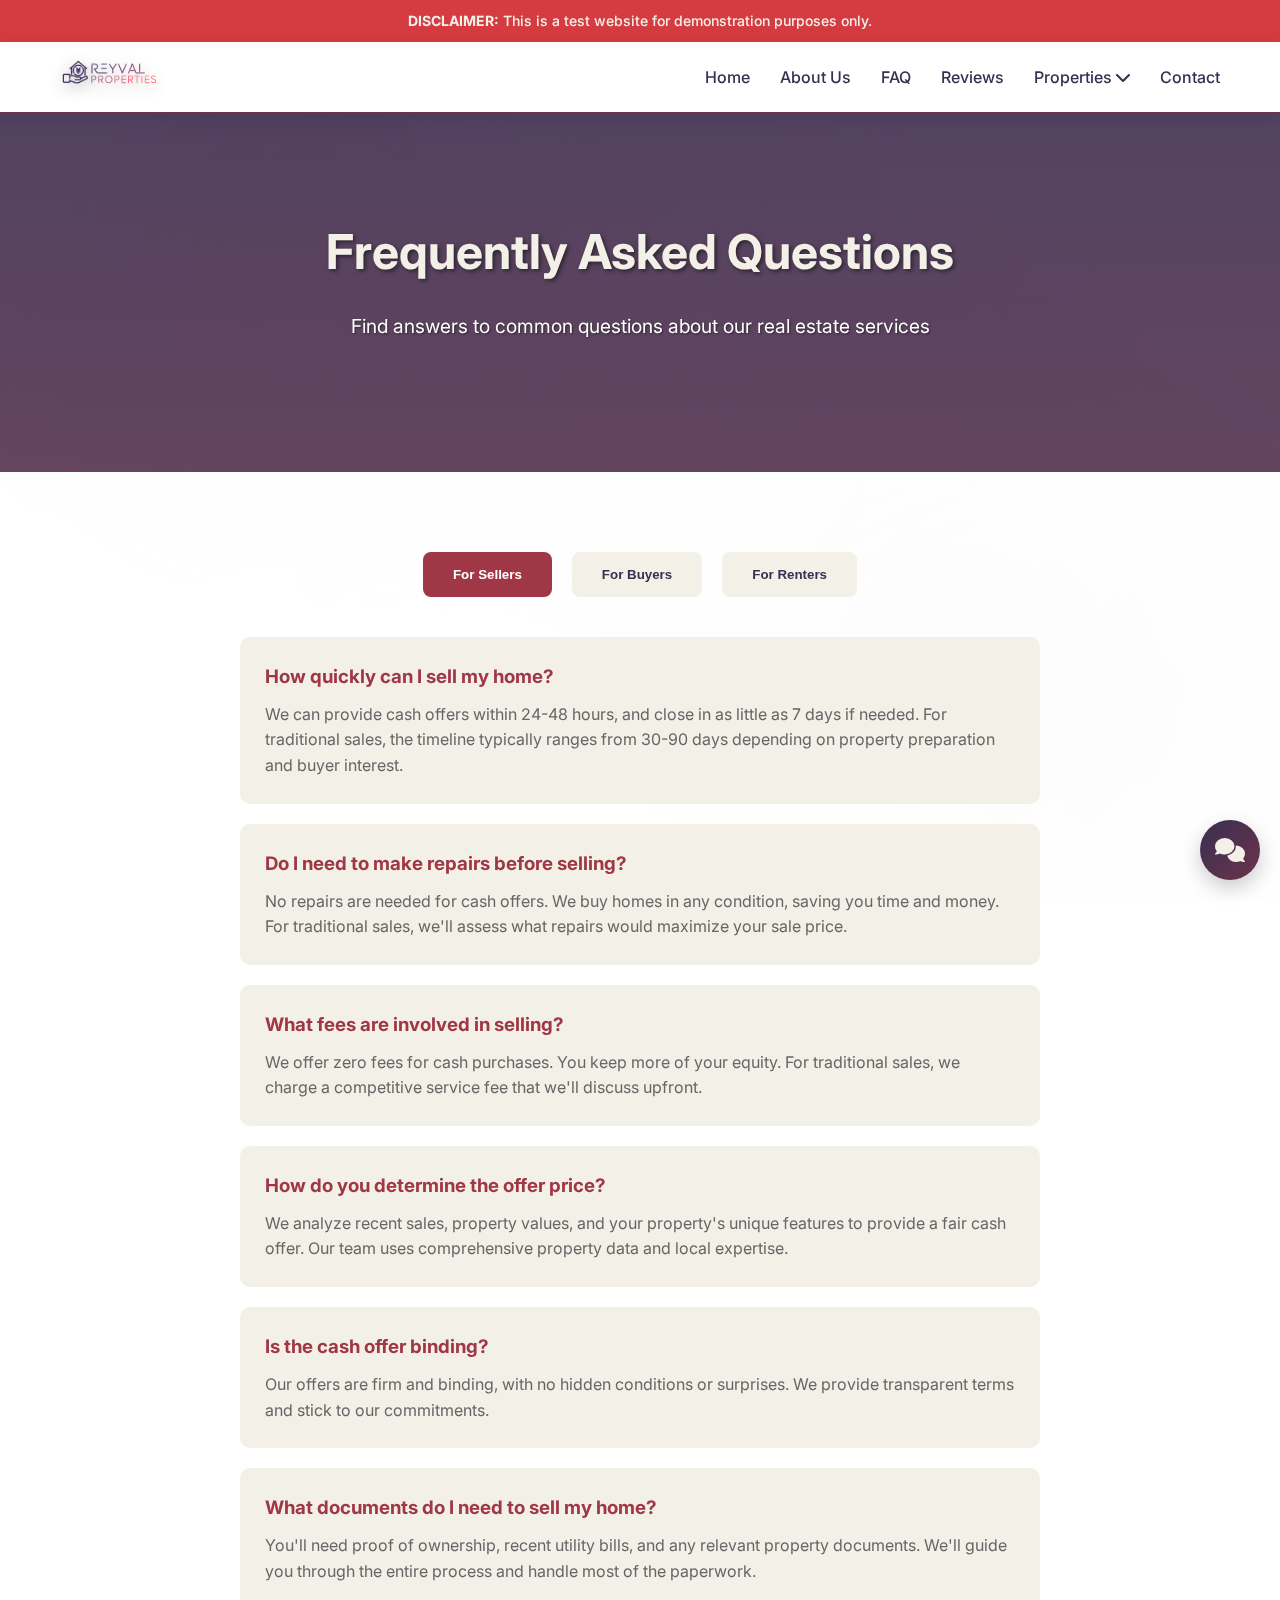
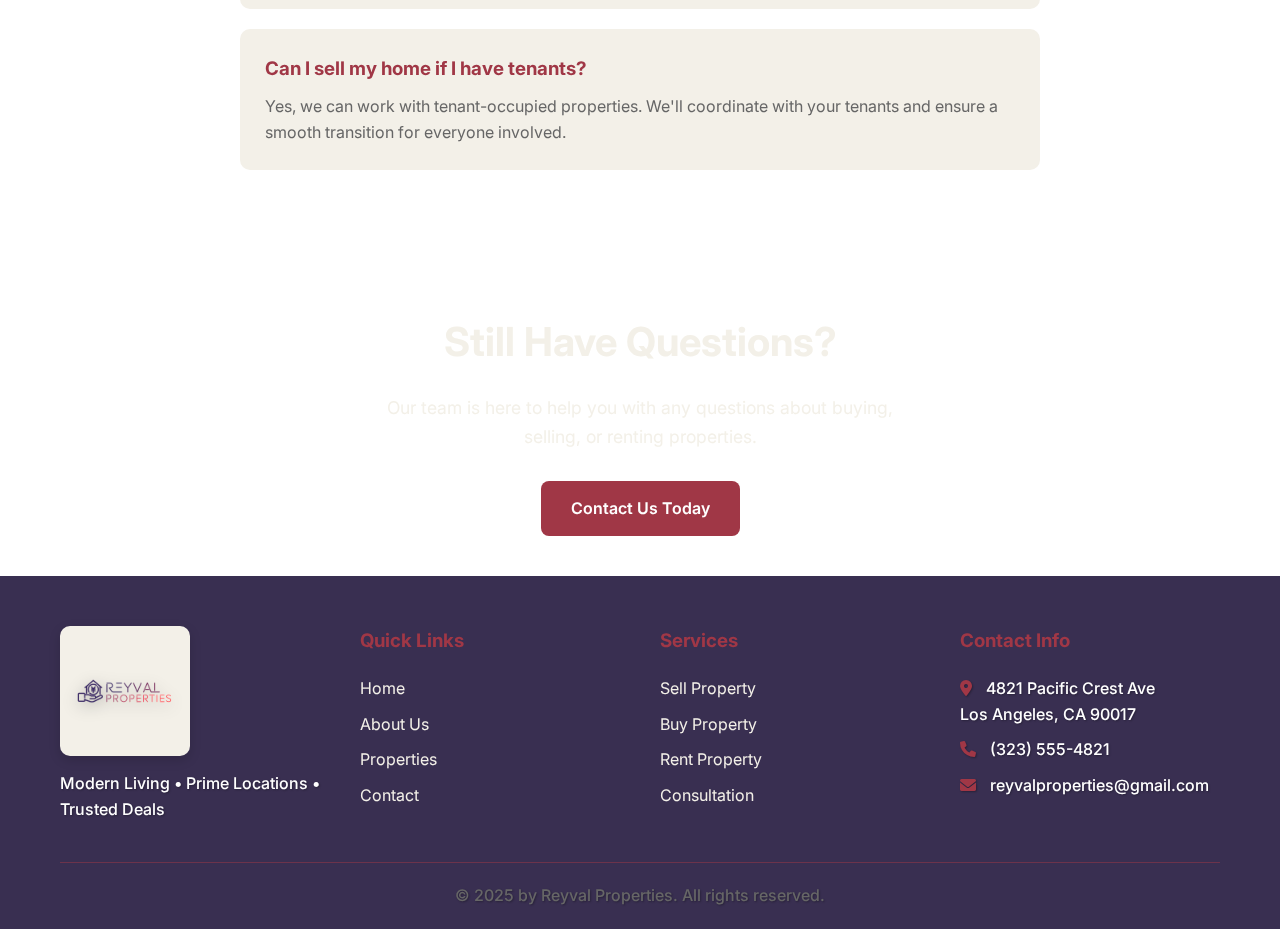
<file: faq.html>
<!DOCTYPE html>
<html lang="en">
<head>
    <meta charset="UTF-8">
    <meta name="viewport" content="width=device-width, initial-scale=1.0">
    <title>FAQ - Reyval Properties</title>
    <link rel="icon" type="image/png" href="Reyval Logo.png">
    <link rel="stylesheet" href="styles.css">
    <link href="https://cdnjs.cloudflare.com/ajax/libs/font-awesome/6.0.0/css/all.min.css" rel="stylesheet">
    <link href="https://fonts.googleapis.com/css2?family=Inter:wght@300;400;500;600;700&family=Playfair+Display:wght@400;500;600;700&display=swap" rel="stylesheet">
</head>
<body>
    <!-- Disclaimer Banner -->
    <div class="disclaimer-banner">
        <p><strong>DISCLAIMER:</strong> This is a test website for demonstration purposes only.</p>
    </div>

    <!-- Navigation -->
    <nav class="navbar">
        <div class="nav-container">
            <div class="nav-logo">
                <a href="index.html">
                    <img src="Reyval Logo.png" alt="Reyval Properties Logo" class="logo-img">
                </a>
            </div>
            <ul class="nav-menu">
                <li><a href="index.html" class="nav-link">Home</a></li>
                <li><a href="about.html" class="nav-link">About Us</a></li>
                <li><a href="faq.html" class="nav-link active">FAQ</a></li>
                <li><a href="reviews.html" class="nav-link">Reviews</a></li>
                <li class="dropdown">
                    <a href="properties.html" class="nav-link">Properties <i class="fas fa-chevron-down"></i></a>
                    <ul class="dropdown-menu">
                        <li><a href="sell.html">Sell</a></li>
                        <li><a href="buy.html">Buy</a></li>
                        <li><a href="rent.html">Rent</a></li>
                    </ul>
                </li>
                <li><a href="contact.html" class="nav-link">Contact</a></li>
            </ul>
            <div class="hamburger">
                <span></span>
                <span></span>
                <span></span>
            </div>
        </div>
    </nav>

    <!-- FAQ Hero Section -->
    <section class="faq-hero">
        <div class="container">
            <div class="faq-hero-content">
                <h1>Frequently Asked Questions</h1>
                <p>Find answers to common questions about our real estate services</p>
            </div>
        </div>
    </section>

    <!-- FAQ Section -->
    <section class="faq">
        <div class="container">
            <div class="faq-tabs">
                <div class="faq-tab-buttons">
                    <button class="faq-tab-btn active" data-tab="seller">For Sellers</button>
                    <button class="faq-tab-btn" data-tab="buyer">For Buyers</button>
                    <button class="faq-tab-btn" data-tab="renter">For Renters</button>
                </div>
                
                <div class="faq-content active" id="seller">
                    <div class="faq-item">
                        <h3>How quickly can I sell my home?</h3>
                        <p>We can provide cash offers within 24-48 hours, and close in as little as 7 days if needed. For traditional sales, the timeline typically ranges from 30-90 days depending on property preparation and buyer interest.</p>
                    </div>
                    <div class="faq-item">
                        <h3>Do I need to make repairs before selling?</h3>
                        <p>No repairs are needed for cash offers. We buy homes in any condition, saving you time and money. For traditional sales, we'll assess what repairs would maximize your sale price.</p>
                    </div>
                    <div class="faq-item">
                        <h3>What fees are involved in selling?</h3>
                        <p>We offer zero fees for cash purchases. You keep more of your equity. For traditional sales, we charge a competitive service fee that we'll discuss upfront.</p>
                    </div>
                    <div class="faq-item">
                        <h3>How do you determine the offer price?</h3>
                        <p>We analyze recent sales, property values, and your property's unique features to provide a fair cash offer. Our team uses comprehensive property data and local expertise.</p>
                    </div>
                    <div class="faq-item">
                        <h3>Is the cash offer binding?</h3>
                        <p>Our offers are firm and binding, with no hidden conditions or surprises. We provide transparent terms and stick to our commitments.</p>
                    </div>
                    <div class="faq-item">
                        <h3>What documents do I need to sell my home?</h3>
                        <p>You'll need proof of ownership, recent utility bills, and any relevant property documents. We'll guide you through the entire process and handle most of the paperwork.</p>
                    </div>
                    <div class="faq-item">
                        <h3>Can I sell my home if I have tenants?</h3>
                        <p>Yes, we can work with tenant-occupied properties. We'll coordinate with your tenants and ensure a smooth transition for everyone involved.</p>
                    </div>
                </div>

                <div class="faq-content" id="buyer">
                    <div class="faq-item">
                        <h3>Do you have off-market properties?</h3>
                        <p>Yes, we have exclusive access to off-market properties not available to the general public. These properties often offer better value and less competition.</p>
                    </div>
                    <div class="faq-item">
                        <h3>What financing options do you offer?</h3>
                        <p>We work with various lenders and can help you find the best financing solution for your needs, including conventional loans, FHA, VA, and investment property financing.</p>
                    </div>
                    <div class="faq-item">
                        <h3>How do I schedule a property viewing?</h3>
                        <p>Contact us to schedule a private viewing at your convenience, including evenings and weekends. We'll arrange viewings that fit your schedule.</p>
                    </div>
                    <div class="faq-item">
                        <h3>What areas do you serve?</h3>
                        <p>We specialize in Los Angeles and surrounding areas, with deep knowledge of local neighborhoods, schools, and property values.</p>
                    </div>
                    <div class="faq-item">
                        <h3>Can you help with investment properties?</h3>
                        <p>Absolutely! We have a dedicated team for investment properties and can help you build your portfolio with properties that offer strong rental yields.</p>
                    </div>
                    <div class="faq-item">
                        <h3>What's included in your buyer services?</h3>
                        <p>We provide comprehensive buyer services including property search, property evaluation, negotiation support, inspection coordination, and closing assistance.</p>
                    </div>
                    <div class="faq-item">
                        <h3>How do you help with the closing process?</h3>
                        <p>We coordinate with all parties involved in the transaction, including lenders, title companies, and inspectors, to ensure a smooth closing process.</p>
                    </div>
                </div>

                <div class="faq-content" id="renter">
                    <div class="faq-item">
                        <h3>What types of rental properties do you have?</h3>
                        <p>We offer a variety of rental properties including apartments, houses, and condos in prime locations throughout Los Angeles and surrounding areas.</p>
                    </div>
                    <div class="faq-item">
                        <h3>What are the application requirements?</h3>
                        <p>We require proof of income, credit check, and references. We work with various income levels and credit situations to find the right fit for everyone.</p>
                    </div>
                    <div class="faq-item">
                        <h3>Do you offer furnished rentals?</h3>
                        <p>Yes, we have both furnished and unfurnished options available to meet your needs. We can also arrange furniture rental if needed.</p>
                    </div>
                    <div class="faq-item">
                        <h3>What utilities are included?</h3>
                        <p>Utility inclusion varies by property. We'll clearly outline what's included in your lease agreement before you sign.</p>
                    </div>
                    <div class="faq-item">
                        <h3>How do I schedule a rental viewing?</h3>
                        <p>Contact us to schedule a viewing. We offer flexible viewing times including evenings and weekends to accommodate your schedule.</p>
                    </div>
                    <div class="faq-item">
                        <h3>What's the lease term?</h3>
                        <p>We offer flexible lease terms ranging from 6 months to 2 years, depending on the property and your needs. We can discuss options that work best for you.</p>
                    </div>
                    <div class="faq-item">
                        <h3>Do you allow pets?</h3>
                        <p>Many of our properties are pet-friendly with restrictions. We'll discuss pet policies and any additional deposits or fees during the application process.</p>
                    </div>
                </div>
            </div>
        </div>
    </section>

    <!-- Contact CTA Section -->
    <section class="contact-cta">
        <div class="container">
            <div class="cta-content">
                <h2>Still Have Questions?</h2>
                <p>Our team is here to help you with any questions about buying, selling, or renting properties.</p>
                <a href="contact.html" class="btn btn-primary">Contact Us Today</a>
            </div>
        </div>
    </section>

    <!-- Footer -->
    <footer class="footer">
        <div class="container">
            <div class="footer-content">
                <div class="footer-section">
                    <div class="footer-logo">
                        <img src="Reyval Logo.png" alt="Reyval Properties Logo" class="logo-img">
                    </div>
                    <p>Modern Living • Prime Locations • Trusted Deals</p>
                </div>
                <div class="footer-section">
                    <h3>Quick Links</h3>
                    <ul>
                        <li><a href="index.html">Home</a></li>
                        <li><a href="about.html">About Us</a></li>
                        <li><a href="properties.html">Properties</a></li>
                        <li><a href="contact.html">Contact</a></li>
                    </ul>
                </div>
                <div class="footer-section">
                    <h3>Services</h3>
                    <ul>
                        <li><a href="sell.html">Sell Property</a></li>
                        <li><a href="buy.html">Buy Property</a></li>
                        <li><a href="rent.html">Rent Property</a></li>
                        <li><a href="contact.html">Consultation</a></li>
                    </ul>
                </div>
                <div class="footer-section">
                    <h3>Contact Info</h3>
                    <p><i class="fas fa-map-marker-alt"></i> 4821 Pacific Crest Ave<br>Los Angeles, CA 90017</p>
                    <p><i class="fas fa-phone"></i> (323) 555-4821</p>
                    <p><i class="fas fa-envelope"></i> reyvalproperties@gmail.com</p>
                </div>
            </div>
            <div class="footer-bottom">
                <p>&copy; 2025 by Reyval Properties. All rights reserved.</p>
            </div>
        </div>
    </footer>

    <!-- Chatbot -->
    <div class="chatbot-container">
        <div class="chatbot-toggle" id="chatbotToggle">
            <i class="fas fa-comments"></i>
        </div>
        <div class="chatbot-window" id="chatbotWindow">
            <div class="chatbot-header">
                <h3>Reyval Properties Assistant</h3>
                <button class="chatbot-close" id="chatbotClose">&times;</button>
            </div>
            <div class="chatbot-messages" id="chatbotMessages">
                <div class="message bot-message">
                    <p>Hello! I'm here to help you with all your real estate needs. How can I assist you today?</p>
                </div>
            </div>
            <div class="chatbot-input">
                <input type="text" id="chatbotInput" placeholder="Type your message...">
                <button id="chatbotSend"><i class="fas fa-paper-plane"></i></button>
            </div>
        </div>
    </div>

    <script src="script.js"></script>
</body>
</html>
</file>
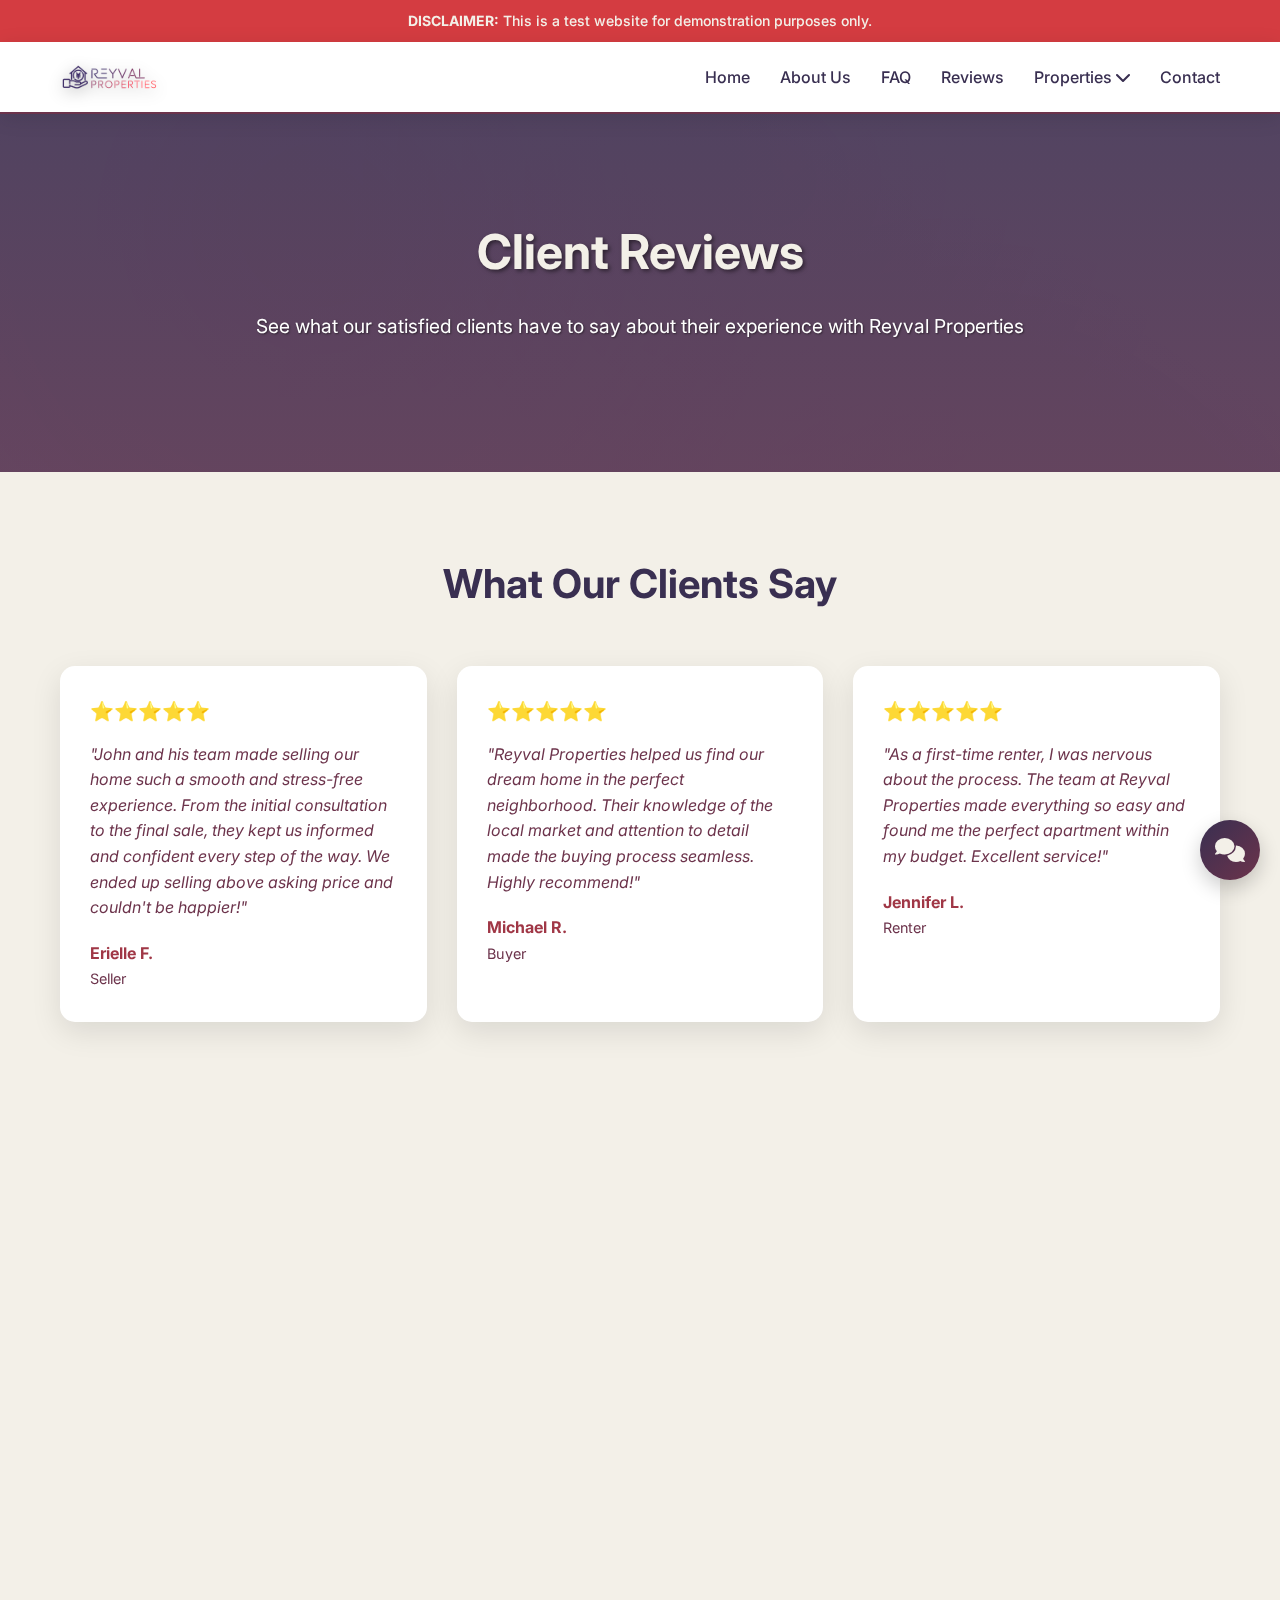
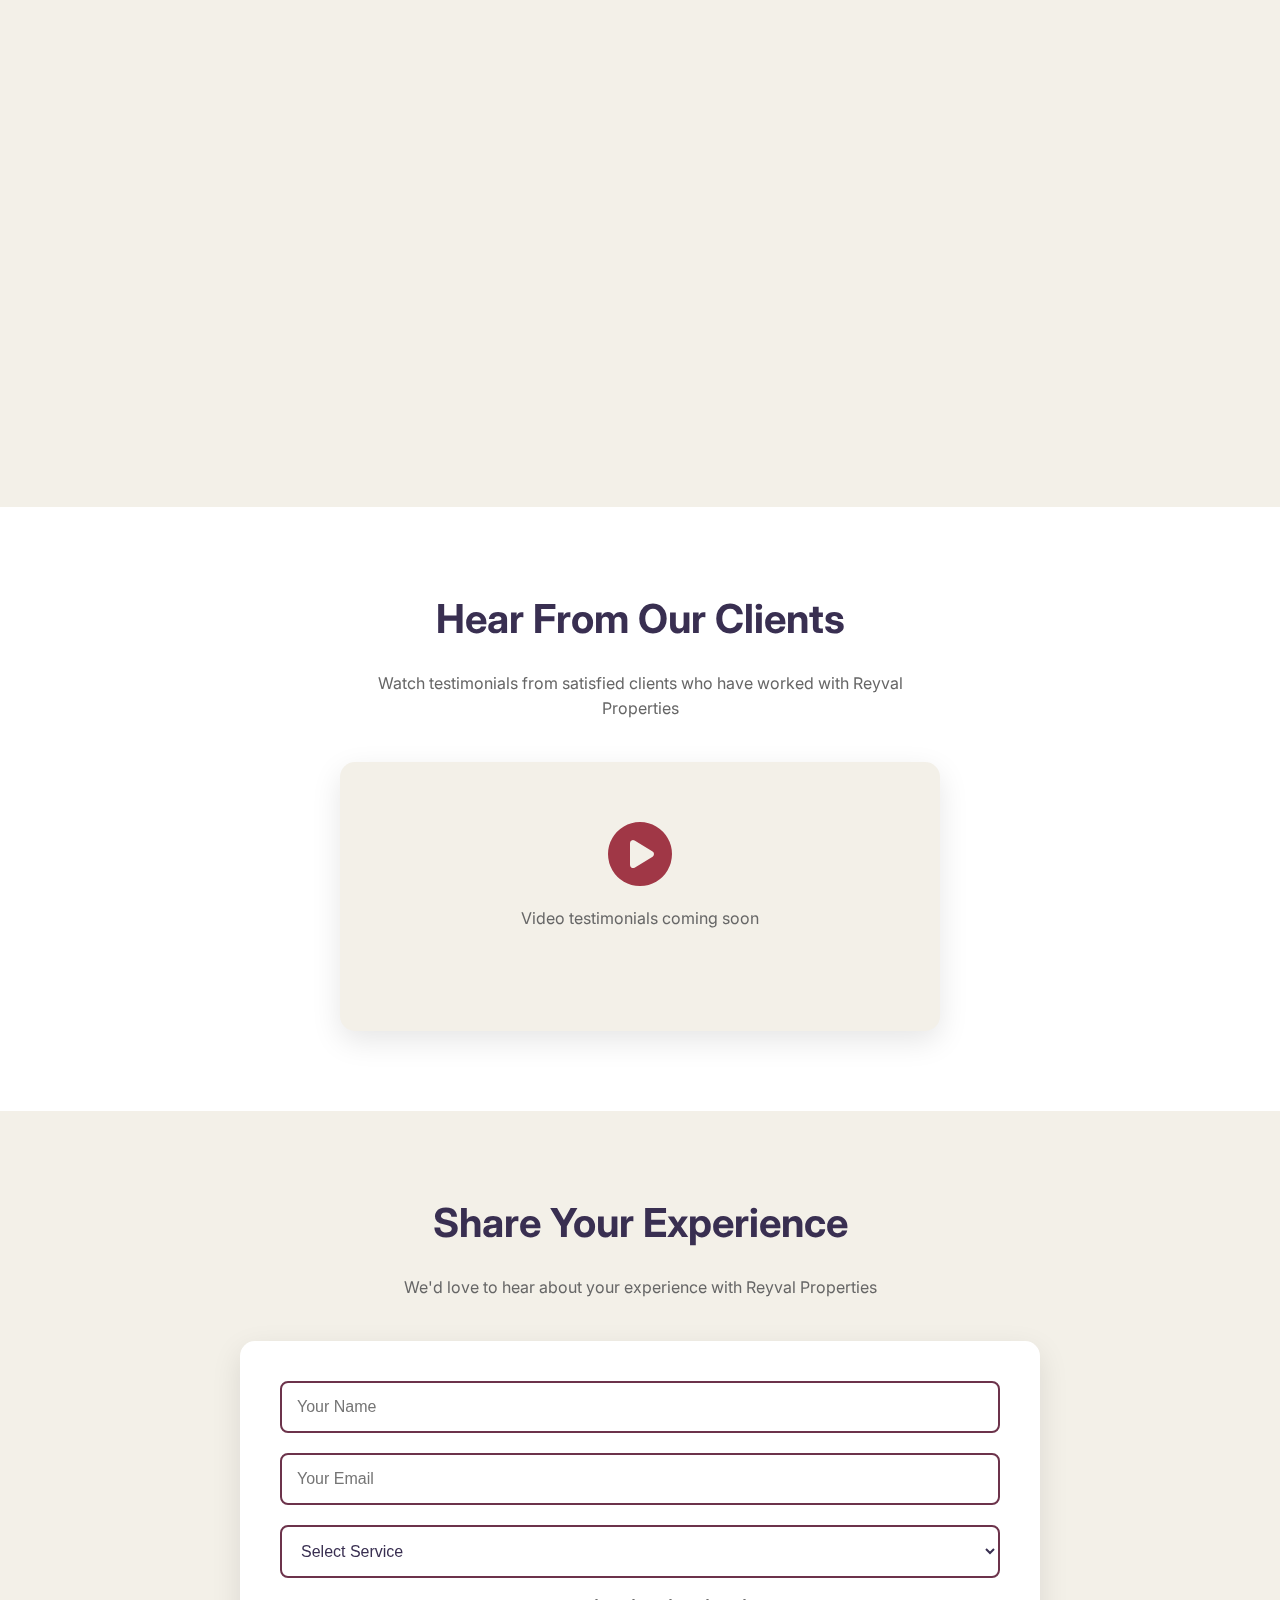
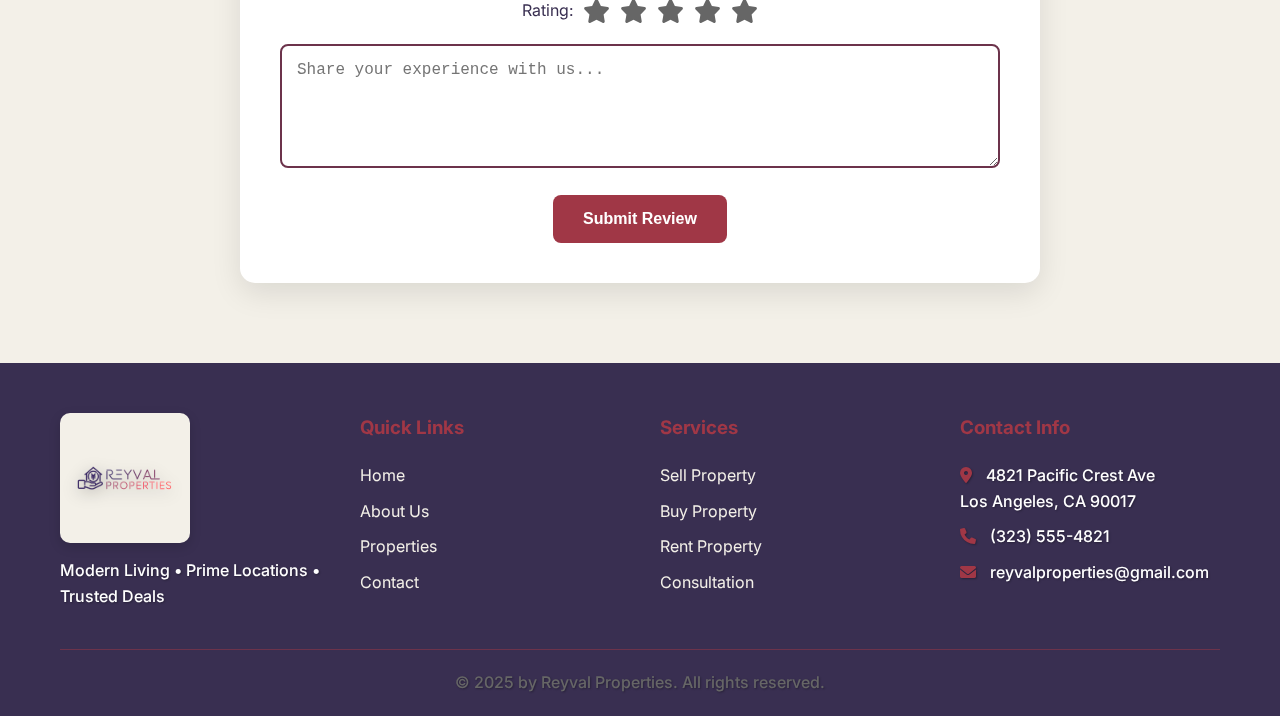
<file: reviews.html>
<!DOCTYPE html>
<html lang="en">
<head>
    <meta charset="UTF-8">
    <meta name="viewport" content="width=device-width, initial-scale=1.0">
    <title>Reviews - Reyval Properties</title>
    <link rel="icon" type="image/png" href="Reyval Logo.png">
    <link rel="stylesheet" href="styles.css">
    <link href="https://cdnjs.cloudflare.com/ajax/libs/font-awesome/6.0.0/css/all.min.css" rel="stylesheet">
    <link href="https://fonts.googleapis.com/css2?family=Inter:wght@300;400;500;600;700&family=Playfair+Display:wght@400;500;600;700&display=swap" rel="stylesheet">
</head>
<body>
    <!-- Disclaimer Banner -->
    <div class="disclaimer-banner">
        <p><strong>DISCLAIMER:</strong> This is a test website for demonstration purposes only.</p>
    </div>

    <!-- Navigation -->
    <nav class="navbar">
        <div class="nav-container">
            <div class="nav-logo">
                <img src="Reyval Logo.png" alt="Reyval Properties Logo" class="logo-img">
            </div>
            <ul class="nav-menu">
                <li><a href="index.html" class="nav-link">Home</a></li>
                <li><a href="about.html" class="nav-link">About Us</a></li>
                <li><a href="faq.html" class="nav-link">FAQ</a></li>
                <li><a href="reviews.html" class="nav-link active">Reviews</a></li>
                <li class="dropdown">
                    <a href="properties.html" class="nav-link">Properties <i class="fas fa-chevron-down"></i></a>
                    <ul class="dropdown-menu">
                        <li><a href="sell.html">Sell</a></li>
                        <li><a href="buy.html">Buy</a></li>
                        <li><a href="rent.html">Rent</a></li>
                    </ul>
                </li>
                <li><a href="contact.html" class="nav-link">Contact</a></li>
            </ul>
            <div class="hamburger">
                <span></span>
                <span></span>
                <span></span>
            </div>
        </div>
    </nav>

    <!-- Reviews Hero Section -->
    <section class="reviews-hero">
        <div class="container">
            <div class="reviews-hero-content">
                <h1>Client Reviews</h1>
                <p>See what our satisfied clients have to say about their experience with Reyval Properties</p>
            </div>
        </div>
    </section>



    <!-- Reviews Grid Section -->
    <section class="reviews-grid-section">
        <div class="container">
            <h2>What Our Clients Say</h2>
            <div class="reviews-grid">
                <div class="review-card">
                    <div class="stars">⭐⭐⭐⭐⭐</div>
                    <p>"John and his team made selling our home such a smooth and stress-free experience. From the initial consultation to the final sale, they kept us informed and confident every step of the way. We ended up selling above asking price and couldn't be happier!"</p>
                    <div class="reviewer">
                        <strong>Erielle F.</strong>
                        <span>Seller</span>
                    </div>
                </div>
                
                <div class="review-card">
                    <div class="stars">⭐⭐⭐⭐⭐</div>
                    <p>"Reyval Properties helped us find our dream home in the perfect neighborhood. Their knowledge of the local market and attention to detail made the buying process seamless. Highly recommend!"</p>
                    <div class="reviewer">
                        <strong>Michael R.</strong>
                        <span>Buyer</span>
                    </div>
                </div>
                
                <div class="review-card">
                    <div class="stars">⭐⭐⭐⭐⭐</div>
                    <p>"As a first-time renter, I was nervous about the process. The team at Reyval Properties made everything so easy and found me the perfect apartment within my budget. Excellent service!"</p>
                    <div class="reviewer">
                        <strong>Jennifer L.</strong>
                        <span>Renter</span>
                    </div>
                </div>
                
                <div class="review-card">
                    <div class="stars">⭐⭐⭐⭐⭐</div>
                    <p>"Professional, responsive, and trustworthy. Reyval Properties exceeded all our expectations when we needed to sell our property quickly. They delivered on every promise."</p>
                    <div class="reviewer">
                        <strong>David K.</strong>
                        <span>Seller</span>
                    </div>
                </div>
                
                <div class="review-card">
                    <div class="stars">⭐⭐⭐⭐⭐</div>
                    <p>"The investment properties we've purchased through Reyval Properties have been excellent. Their market insights and property selection have helped us build a strong portfolio."</p>
                    <div class="reviewer">
                        <strong>Lisa T.</strong>
                        <span>Investor</span>
                    </div>
                </div>
                
                <div class="review-card">
                    <div class="stars">⭐⭐⭐⭐⭐</div>
                    <p>"Outstanding service from start to finish. John's expertise in the local market is unmatched, and his team's attention to detail made our home buying experience exceptional."</p>
                    <div class="reviewer">
                        <strong>Robert C.</strong>
                        <span>Buyer</span>
                    </div>
                </div>
                
                <div class="review-card">
                    <div class="stars">⭐⭐⭐⭐⭐</div>
                    <p>"We were in a hurry to sell due to a job relocation. Reyval Properties got us a cash offer within 24 hours and closed in just 7 days. Amazing efficiency and professionalism!"</p>
                    <div class="reviewer">
                        <strong>Amanda P.</strong>
                        <span>Seller</span>
                    </div>
                </div>
                
                <div class="review-card">
                    <div class="stars">⭐⭐⭐⭐⭐</div>
                    <p>"The rental process was incredibly smooth. They found us a beautiful home that fit our needs perfectly, and the application process was straightforward and quick."</p>
                    <div class="reviewer">
                        <strong>Carlos M.</strong>
                        <span>Renter</span>
                    </div>
                </div>
                
                <div class="review-card">
                    <div class="stars">⭐⭐⭐⭐⭐</div>
                    <p>"As an out-of-state investor, I needed a reliable partner. Reyval Properties has been exceptional in managing our properties and finding great investment opportunities."</p>
                    <div class="reviewer">
                        <strong>Patricia W.</strong>
                        <span>Investor</span>
                    </div>
                </div>
                
                <div class="review-card">
                    <div class="stars">⭐⭐⭐⭐⭐</div>
                    <p>"The team's knowledge of the Encino market is impressive. They helped us find a home that exceeded our expectations and negotiated a great deal for us."</p>
                    <div class="reviewer">
                        <strong>James H.</strong>
                        <span>Buyer</span>
                    </div>
                </div>
            </div>
        </div>
    </section>

    <!-- Testimonial Video Section -->
    <section class="testimonial-video">
        <div class="container">
            <div class="video-content">
                <h2>Hear From Our Clients</h2>
                <p>Watch testimonials from satisfied clients who have worked with Reyval Properties</p>
                <div class="video-placeholder">
                    <i class="fas fa-play-circle"></i>
                    <p>Video testimonials coming soon</p>
                </div>
            </div>
        </div>
    </section>

    <!-- Leave Review Section -->
    <section class="leave-review">
        <div class="container">
            <div class="review-form-content">
                <h2>Share Your Experience</h2>
                <p>We'd love to hear about your experience with Reyval Properties</p>
                <form class="review-form">
                    <div class="form-group">
                        <input type="text" placeholder="Your Name" required>
                    </div>
                    <div class="form-group">
                        <input type="email" placeholder="Your Email" required>
                    </div>
                    <div class="form-group">
                        <select required>
                            <option value="">Select Service</option>
                            <option value="buy">Buying</option>
                            <option value="sell">Selling</option>
                            <option value="rent">Renting</option>
                            <option value="invest">Investment</option>
                        </select>
                    </div>
                    <div class="form-group">
                        <div class="rating">
                            <span>Rating: </span>
                            <i class="fas fa-star" data-rating="1"></i>
                            <i class="fas fa-star" data-rating="2"></i>
                            <i class="fas fa-star" data-rating="3"></i>
                            <i class="fas fa-star" data-rating="4"></i>
                            <i class="fas fa-star" data-rating="5"></i>
                        </div>
                    </div>
                    <div class="form-group">
                        <textarea placeholder="Share your experience with us..." rows="5" required></textarea>
                    </div>
                    <button type="submit" class="btn btn-primary">Submit Review</button>
                </form>
            </div>
        </div>
    </section>

    <!-- Footer -->
    <footer class="footer">
        <div class="container">
            <div class="footer-content">
                <div class="footer-section">
                    <div class="footer-logo">
                        <img src="Reyval Logo.png" alt="Reyval Properties Logo" class="logo-img">
                    </div>
                    <p>Modern Living • Prime Locations • Trusted Deals</p>
                </div>
                <div class="footer-section">
                    <h3>Quick Links</h3>
                    <ul>
                        <li><a href="index.html">Home</a></li>
                        <li><a href="about.html">About Us</a></li>
                        <li><a href="properties.html">Properties</a></li>
                        <li><a href="contact.html">Contact</a></li>
                    </ul>
                </div>
                <div class="footer-section">
                    <h3>Services</h3>
                    <ul>
                        <li><a href="sell.html">Sell Property</a></li>
                        <li><a href="buy.html">Buy Property</a></li>
                        <li><a href="rent.html">Rent Property</a></li>
                        <li><a href="contact.html">Consultation</a></li>
                    </ul>
                </div>
                <div class="footer-section">
                    <h3>Contact Info</h3>
                    <p><i class="fas fa-map-marker-alt"></i> 4821 Pacific Crest Ave<br>Los Angeles, CA 90017</p>
                    <p><i class="fas fa-phone"></i> (323) 555-4821</p>
                    <p><i class="fas fa-envelope"></i> reyvalproperties@gmail.com</p>
                </div>
            </div>
            <div class="footer-bottom">
                <p>&copy; 2025 by Reyval Properties. All rights reserved.</p>
            </div>
        </div>
    </footer>

    <!-- Chatbot -->
    <div class="chatbot-container">
        <div class="chatbot-toggle" id="chatbotToggle">
            <i class="fas fa-comments"></i>
        </div>
        <div class="chatbot-window" id="chatbotWindow">
            <div class="chatbot-header">
                <h3>Reyval Properties Assistant</h3>
                <button class="chatbot-close" id="chatbotClose">&times;</button>
            </div>
            <div class="chatbot-messages" id="chatbotMessages">
                <div class="message bot-message">
                    <p>Hello! I'm here to help you with all your real estate needs. How can I assist you today?</p>
                </div>
            </div>
            <div class="chatbot-input">
                <input type="text" id="chatbotInput" placeholder="Type your message...">
                <button id="chatbotSend"><i class="fas fa-paper-plane"></i></button>
            </div>
        </div>
    </div>

    <script src="script.js"></script>
</body>
</html>
</file>
<file: styles.css>
/* CSS Variables for Color Palette */
:root {
    --cream: #f3f0e8;
    --dark-purple: #392f51;
    --burgundy: #6c334b;
    --red: #a03746;
    --bright-red: #d43c41;
    --white: #ffffff;
    --black: #000000;
    --gray: #666666;
    --light-gray: #f5f5f5;
    --shadow: rgba(0, 0, 0, 0.1);
}

/* Reset and Base Styles */
* {
    margin: 0;
    padding: 0;
    box-sizing: border-box;
}

body {
    font-family: 'Inter', sans-serif;
    line-height: 1.6;
    color: var(--dark-purple);
    background: 
        radial-gradient(circle at 10% 20%, rgba(108, 51, 75, 0.05) 0%, transparent 50%),
        radial-gradient(circle at 90% 80%, rgba(57, 47, 81, 0.05) 0%, transparent 50%),
        radial-gradient(circle at 50% 50%, rgba(108, 51, 75, 0.03) 0%, transparent 50%);
    background-attachment: fixed;
    background-size: 100% 100%;
    position: relative;
}

/* Floating Background Elements */
body::before {
    content: '';
    position: fixed;
    top: 0;
    left: 0;
    width: 100%;
    height: 100%;
    background: 
        radial-gradient(circle at 25% 25%, rgba(108, 51, 75, 0.08) 0%, transparent 40%),
        radial-gradient(circle at 75% 75%, rgba(57, 47, 81, 0.08) 0%, transparent 40%),
        radial-gradient(circle at 60% 20%, rgba(108, 51, 75, 0.05) 0%, transparent 40%);
    z-index: -1;
    pointer-events: none;
    animation: backgroundFloat 20s ease-in-out infinite;
}

@keyframes backgroundFloat {
    0%, 100% { 
        transform: translate(0, 0) scale(1);
        opacity: 0.8;
    }
    33% { 
        transform: translate(-10px, -5px) scale(1.02);
        opacity: 1;
    }
    66% { 
        transform: translate(5px, -10px) scale(0.98);
        opacity: 0.9;
    }
}

.container {
    max-width: 1200px;
    margin: 0 auto;
    padding: 0 20px;
}

/* Disclaimer Banner */
.disclaimer-banner {
    background-color: var(--bright-red);
    color: var(--cream);
    text-align: center;
    padding: 10px;
    font-size: 14px;
    font-weight: 500;
}

/* Navigation */
.navbar {
    background-color: var(--white);
    box-shadow: 0 4px 20px rgba(0, 0, 0, 0.1);
    position: sticky;
    top: 0;
    z-index: 1000;
    border-bottom: 2px solid var(--burgundy);
}

.nav-container {
    max-width: 1200px;
    margin: 0 auto;
    padding: 0 20px;
    display: flex;
    justify-content: space-between;
    align-items: center;
    height: 70px;
}

/* Updated Logo Styles */
.nav-logo {
    display: flex;
    align-items: center;
    gap: 8px;
    font-weight: 700;
    font-size: 24px;
    color: var(--red);
    text-shadow: 2px 2px 4px rgba(0, 0, 0, 0.3);
}

.logo-img {
    height: 90px;
    width: auto;
    filter: drop-shadow(0 4px 8px rgba(0, 0, 0, 0.4)) brightness(1.2) contrast(1.3);
    transition: all 0.3s ease;
}

.nav-logo:hover .logo-img {
    transform: scale(1.05);
    filter: drop-shadow(0 6px 12px rgba(0, 0, 0, 0.5)) brightness(1.3) contrast(1.4);
}

.nav-logo small {
    font-size: 12px;
    color: var(--dark-purple);
    font-weight: 600;
    text-shadow: 1px 1px 2px rgba(0, 0, 0, 0.2);
}

.nav-menu {
    display: flex;
    list-style: none;
    gap: 30px;
}

.nav-link {
    text-decoration: none;
    color: var(--dark-purple);
    font-weight: 500;
    transition: color 0.3s ease;
    position: relative;
}

.nav-link:hover {
    color: var(--red);
}

.nav-link::after {
    content: '';
    position: absolute;
    bottom: -5px;
    left: 0;
    width: 0;
    height: 2px;
    background-color: var(--red);
    transition: width 0.3s ease;
}

.nav-link:hover::after {
    width: 100%;
}

/* Dropdown */
.dropdown {
    position: relative;
}

.dropdown-menu {
    position: absolute;
    top: 100%;
    left: 0;
    background-color: var(--white);
    box-shadow: 0 5px 15px var(--shadow);
    border-radius: 8px;
    padding: 10px 0;
    min-width: 150px;
    opacity: 0;
    visibility: hidden;
    transform: translateY(-10px);
    transition: all 0.3s ease;
    list-style: none;
}

.dropdown:hover .dropdown-menu {
    opacity: 1;
    visibility: visible;
    transform: translateY(0);
}

.dropdown-menu li a {
    display: block;
    padding: 10px 20px;
    color: var(--dark-purple);
    text-decoration: none;
    transition: background-color 0.3s ease;
}

.dropdown-menu li a:hover {
    background-color: var(--cream);
    color: var(--red);
}

/* Hamburger Menu */
.hamburger {
    display: none;
    flex-direction: column;
    cursor: pointer;
}

.hamburger span {
    width: 25px;
    height: 3px;
    background-color: var(--dark-purple);
    margin: 3px 0;
    transition: 0.3s;
}

/* Hero Section with Fixed Background */
.hero {
    display: flex !important;
    flex-direction: column !important;
    justify-content: center !important;
    align-items: flex-start !important;
    padding: 80px 20px !important;
    background: linear-gradient(rgba(57, 47, 81, 0.8), rgba(108, 51, 75, 0.8)), url('https://images.unsplash.com/photo-1600596542815-ffad4c1539a9?ixlib=rb-4.0.3&auto=format&fit=crop&w=1920&q=80') !important;
    background-size: cover !important;
    background-position: center !important;
    background-attachment: fixed !important;
    min-height: 100vh !important;
    position: relative !important;
    overflow: hidden !important;
}

/* Hero Content Styling */
.hero-content {
    position: relative !important;
    z-index: 2 !important;
    animation: float 6s ease-in-out infinite !important;
    max-width: 600px !important;
    margin-left: 10% !important;
}

@keyframes float {
    0%, 100% { transform: translateY(0px); }
    50% { transform: translateY(-10px); }
}

.hero-content h1 {
    font-size: 3.5rem !important;
    font-weight: 700 !important;
    color: var(--cream) !important;
    margin-bottom: 20px !important;
    line-height: 1.2 !important;
}

.hero-content p {
    font-size: 1.2rem !important;
    color: var(--white) !important;
    margin-bottom: 30px !important;
    font-weight: 500 !important;
}

.hero-buttons {
    display: flex;
    gap: 20px;
    flex-wrap: wrap;
}



/* Buttons */
.btn {
    display: inline-block;
    padding: 15px 30px;
    text-decoration: none;
    border-radius: 8px;
    font-weight: 600;
    transition: all 0.3s ease;
    border: none;
    cursor: pointer;
    font-size: 16px;
}

.btn-primary {
    background-color: var(--red);
    color: var(--white);
}

.btn-primary:hover {
    background-color: var(--bright-red);
    transform: translateY(-2px);
    box-shadow: 0 10px 20px rgba(212, 60, 65, 0.3);
}

.btn-secondary {
    background-color: transparent;
    color: var(--cream);
    border: 2px solid var(--cream);
}

.btn-secondary:hover {
    background-color: var(--red);
    color: var(--white);
    transform: translateY(-2px);
    border: 2px solid var(--red);
}

.btn-outline {
    background-color: transparent;
    color: var(--cream);
    border: 2px solid var(--cream);
    padding: 10px 20px;
    font-size: 14px;
}

.btn-outline:hover {
    background-color: var(--red);
    color: var(--white);
}

/* Section Headers */
.section-header {
    text-align: center;
    margin-bottom: 4rem;
}

.section-title {
    font-family: 'Playfair Display', serif;
    font-size: 3rem;
    font-weight: 700;
    color: var(--dark-purple);
    margin-bottom: 1rem;
    position: relative;
}

.section-title::after {
    content: '';
    position: absolute;
    bottom: -10px;
    left: 50%;
    transform: translateX(-50%);
    width: 80px;
    height: 4px;
    background: linear-gradient(45deg, var(--burgundy), var(--red));
    border-radius: 2px;
}

.section-subtitle {
    font-size: 1.2rem;
    color: var(--burgundy);
    max-width: 600px;
    margin: 0 auto;
    line-height: 1.6;
}

/* Services Section */
.services {
    padding: 80px 0;
    background: linear-gradient(rgba(255, 255, 255, 0.9), rgba(255, 255, 255, 0.9)), url('https://images.unsplash.com/photo-1560518883-ce09059eeffa?ixlib=rb-4.0.3&auto=format&fit=crop&w=1920&q=80');
    background-size: cover;
    background-position: center;
    background-attachment: fixed;
    position: relative;
    overflow: hidden;
}

/* Floating Elements for Services */
.services::before {
    content: '';
    position: absolute;
    top: 10%;
    right: 5%;
    width: 100px;
    height: 100px;
    background: radial-gradient(circle, rgba(108, 51, 75, 0.1) 0%, transparent 70%);
    border-radius: 50%;
    animation: floatElement 8s ease-in-out infinite;
    z-index: 1;
}

.services::after {
    content: '';
    position: absolute;
    bottom: 20%;
    left: 10%;
    width: 80px;
    height: 80px;
    background: radial-gradient(circle, rgba(57, 47, 81, 0.1) 0%, transparent 70%);
    border-radius: 50%;
    animation: floatElement 10s ease-in-out infinite reverse;
    z-index: 1;
}

@keyframes floatElement {
    0%, 100% { 
        transform: translateY(0px) rotate(0deg);
        opacity: 0.6;
    }
    50% { 
        transform: translateY(-20px) rotate(180deg);
        opacity: 1;
    }
}

.services h2 {
    text-align: center;
    font-size: 2.5rem;
    margin-bottom: 50px;
    color: var(--dark-purple);
}

.services-grid {
    display: grid;
    grid-template-columns: repeat(auto-fit, minmax(300px, 1fr));
    gap: 30px;
}

.service-card {
    background-color: var(--white);
    border-radius: 15px;
    overflow: hidden;
    box-shadow: 0 10px 30px var(--shadow);
    transition: transform 0.3s ease;
    text-align: center;
}

.service-card:hover {
    transform: translateY(-10px);
}

.service-card img {
    width: 100%;
    height: 200px;
    object-fit: cover;
}

.service-card h3 {
    font-size: 1.5rem;
    margin: 20px 0 10px;
    color: var(--red);
}

.service-card p {
    color: var(--gray);
    margin-bottom: 20px;
    padding: 0 20px;
}

.service-card .btn {
    margin-bottom: 20px;
}

/* About Section */
.about {
    padding: 80px 0;
    background: linear-gradient(rgba(255, 255, 255, 0.9), rgba(255, 255, 255, 0.9)), url('https://images.unsplash.com/photo-1600585154340-be6161a56a0c?ixlib=rb-4.0.3&auto=format&fit=crop&w=1920&q=80');
    background-size: cover;
    background-position: center;
    background-attachment: fixed;
    position: relative;
    overflow: hidden;
}

.about h2 {
    text-align: center;
    font-size: 2.5rem;
    margin-bottom: 50px;
    color: var(--dark-purple);
}

.about-content {
    display: grid;
    grid-template-columns: 1fr 1fr;
    gap: 50px;
    align-items: center;
}

.about-intro {
    font-size: 1.2rem;
    color: var(--burgundy);
    margin-bottom: 30px;
    font-weight: 500;
}

.about-section {
    margin-bottom: 30px;
}

.about-section h3 {
    color: var(--red);
    margin-bottom: 10px;
    display: flex;
    align-items: center;
    gap: 10px;
}

.about-section i {
    color: var(--burgundy);
}

.about-image img {
    width: 100%;
    border-radius: 15px;
    box-shadow: 0 20px 40px var(--shadow);
}

/* Properties Section */
.properties {
    padding: 80px 0;
    background: linear-gradient(rgba(57, 47, 81, 0.8), rgba(108, 51, 75, 0.8)), url('https://images.unsplash.com/photo-1600596542815-ffad4c1539a9?ixlib=rb-4.0.3&auto=format&fit=crop&w=1920&q=80');
    background-size: cover;
    background-position: center;
    background-attachment: fixed;
    position: relative;
    overflow: hidden;
}

/* Floating Elements for Properties */
.properties::before {
    content: '';
    position: absolute;
    top: 15%;
    left: 5%;
    width: 120px;
    height: 120px;
    background: radial-gradient(circle, rgba(108, 51, 75, 0.08) 0%, transparent 70%);
    border-radius: 50%;
    animation: floatElement 12s ease-in-out infinite reverse;
    z-index: 1;
}

.properties::after {
    content: '';
    position: absolute;
    bottom: 15%;
    right: 15%;
    width: 90px;
    height: 90px;
    background: radial-gradient(circle, rgba(57, 47, 81, 0.08) 0%, transparent 70%);
    border-radius: 50%;
    animation: floatElement 9s ease-in-out infinite;
    z-index: 1;
}

.properties h2 {
    text-align: center;
    font-size: 2.5rem;
    margin-bottom: 20px;
    color: var(--cream);
}

.properties .section-subtitle {
    text-align: center;
    color: var(--cream);
    margin-bottom: 50px;
    font-size: 1.1rem;
}

.properties-grid {
    display: grid;
    grid-template-columns: repeat(auto-fit, minmax(350px, 1fr));
    gap: 50px;
    margin-bottom: 50px;
    padding: 20px 0;
}

.property-card {
    background-color: var(--white);
    border-radius: 15px;
    overflow: hidden;
    box-shadow: 0 10px 30px var(--shadow);
    transition: transform 0.3s ease;
    position: relative;
}

.property-card:hover {
    transform: translateY(-15px);
    box-shadow: 0 20px 50px rgba(0, 0, 0, 0.3);
    z-index: 10;
}

.property-card img {
    width: 100%;
    height: 250px;
    object-fit: cover;
    border-bottom: 2px solid var(--burgundy);
    display: block;
    min-height: 250px;
    background-color: var(--cream);
}

.property-content {
    padding: 20px;
    background-color: var(--white);
}

.property-content h3 {
    color: var(--dark-purple) !important;
    margin-bottom: 10px;
    font-size: 1.3rem;
    font-weight: 700;
    text-shadow: 1px 1px 2px rgba(0, 0, 0, 0.1);
}

.property-content p {
    color: var(--burgundy) !important;
    margin-bottom: 20px;
    line-height: 1.6;
    font-weight: 500;
}

/* Reviews Section */
.reviews {
    padding: 80px 0;
    background: linear-gradient(rgba(255, 255, 255, 0.9), rgba(255, 255, 255, 0.9)), url('https://images.unsplash.com/photo-1600607687939-ce8a6c25118c?ixlib=rb-4.0.3&auto=format&fit=crop&w=1920&q=80');
    background-size: cover;
    background-position: center;
    background-attachment: fixed;
    position: relative;
    overflow: hidden;
}

.reviews h2 {
    text-align: center;
    font-size: 2.5rem;
    margin-bottom: 50px;
    color: var(--dark-purple);
}

.reviews-grid {
    display: grid;
    grid-template-columns: repeat(auto-fit, minmax(300px, 1fr));
    gap: 30px;
}

.review-card {
    background-color: var(--white);
    padding: 30px;
    border-radius: 15px;
    box-shadow: 0 10px 30px var(--shadow);
    transition: transform 0.3s ease;
}

.review-card:hover {
    transform: translateY(-5px);
}

.stars {
    font-size: 1.2rem;
    margin-bottom: 15px;
}

.review-card p {
    color: var(--burgundy);
    margin-bottom: 20px;
    font-style: italic;
}

.reviewer strong {
    color: var(--red);
    display: block;
}

.reviewer span {
    color: var(--burgundy);
    font-size: 0.9rem;
}

/* FAQ Section */
.faq {
    padding: 80px 0;
    background: linear-gradient(rgba(255, 255, 255, 0.9), rgba(255, 255, 255, 0.9)), url('https://images.unsplash.com/photo-1600566753190-17f0baa2a6c3?ixlib=rb-4.0.3&auto=format&fit=crop&w=1920&q=80');
    background-size: cover;
    background-position: center;
    background-attachment: fixed;
    position: relative;
    overflow: hidden;
}

.faq h2 {
    text-align: center;
    font-size: 2.5rem;
    margin-bottom: 50px;
    color: var(--dark-purple);
}

.faq-tab-buttons {
    display: flex;
    justify-content: center;
    gap: 20px;
    margin-bottom: 40px;
    flex-wrap: wrap;
}

.faq-tab-btn {
    padding: 15px 30px;
    background-color: var(--cream);
    border: none;
    border-radius: 8px;
    cursor: pointer;
    font-weight: 600;
    color: var(--dark-purple);
    transition: all 0.3s ease;
}

.faq-tab-btn.active,
.faq-tab-btn:hover {
    background-color: var(--red);
    color: var(--white);
}

.faq-content {
    display: none;
    max-width: 800px;
    margin: 0 auto;
}

.faq-content.active {
    display: block;
}

.faq-item {
    background-color: var(--cream);
    padding: 25px;
    border-radius: 10px;
    margin-bottom: 20px;
}

.faq-item h3 {
    color: var(--red);
    margin-bottom: 10px;
}

.faq-item p {
    color: var(--gray);
}

/* Contact Section */
.contact {
    padding: 80px 0;
    background: linear-gradient(rgba(255, 255, 255, 0.9), rgba(255, 255, 255, 0.9)), url('https://images.unsplash.com/photo-1600607687920-4e2a09cf159d?ixlib=rb-4.0.3&auto=format&fit=crop&w=1920&q=80');
    background-size: cover;
    background-position: center;
    background-attachment: fixed;
    position: relative;
    overflow: hidden;
}

.contact h2 {
    text-align: center;
    font-size: 2.5rem;
    margin-bottom: 50px;
    color: var(--dark-purple);
}

.contact-content {
    display: grid;
    grid-template-columns: 1fr 1fr;
    gap: 50px;
}

.contact-item {
    display: flex;
    align-items: flex-start;
    gap: 15px;
    margin-bottom: 30px;
}

.contact-item i {
    font-size: 24px;
    color: var(--red);
    margin-top: 5px;
}

.contact-item h3 {
    color: var(--red);
    margin-bottom: 5px;
}

.contact-item p {
    color: var(--gray);
}

.contact-form {
    background-color: var(--white);
    padding: 40px;
    border-radius: 15px;
    box-shadow: 0 10px 30px var(--shadow);
}

.contact-form h3 {
    color: var(--red);
    margin-bottom: 30px;
    text-align: center;
}

.form-group {
    margin-bottom: 20px;
}

.form-group input,
.form-group select,
.form-group textarea {
    width: 100%;
    padding: 15px;
    border: 2px solid var(--burgundy);
    border-radius: 8px;
    font-size: 16px;
    transition: border-color 0.3s ease;
    background-color: var(--white);
    color: var(--dark-purple);
}

.form-group input:focus,
.form-group select:focus,
.form-group textarea:focus {
    outline: none;
    border-color: var(--red);
}

/* Footer */
.footer {
    background-color: var(--dark-purple);
    color: var(--cream);
    padding: 50px 0 20px;
}

.footer-content {
    display: grid;
    grid-template-columns: repeat(auto-fit, minmax(250px, 1fr));
    gap: 40px;
    margin-bottom: 30px;
}

/* Updated Logo Styles */
.footer-logo {
    display: flex;
    align-items: center;
    gap: 8px;
    font-weight: 700;
    font-size: 20px;
    color: var(--red);
    margin-bottom: 15px;
    text-shadow: 2px 2px 4px rgba(0, 0, 0, 0.3);
}

.footer-logo {
    background-color: var(--cream);
    padding: 15px;
    border-radius: 10px;
    display: inline-flex;
    align-items: center;
    justify-content: center;
    box-shadow: 0 4px 12px rgba(0, 0, 0, 0.15);
    width: fit-content;
    height: fit-content;
}

.footer-logo .logo-img {
    height: 85px;
    width: auto;
    filter: drop-shadow(0 4px 8px rgba(0, 0, 0, 0.4)) brightness(1.3) contrast(1.4);
    transition: all 0.3s ease;
}

.footer-logo:hover .logo-img {
    transform: scale(1.05);
    filter: drop-shadow(0 6px 12px rgba(0, 0, 0, 0.5)) brightness(1.3) contrast(1.4);
}

.footer-section h3 {
    color: var(--red);
    margin-bottom: 20px;
}

.footer-section ul {
    list-style: none;
}

.footer-section ul li {
    margin-bottom: 10px;
}

.footer-section ul li a {
    color: var(--cream);
    text-decoration: none;
    transition: color 0.3s ease;
}

.footer-section ul li a:hover {
    color: var(--red);
}

.footer-section p {
    color: var(--white);
    margin-bottom: 10px;
    font-weight: 500;
    text-shadow: 1px 1px 2px rgba(0, 0, 0, 0.3);
}

.footer-section i {
    color: var(--red);
    margin-right: 10px;
}

.footer-bottom {
    text-align: center;
    padding-top: 20px;
    border-top: 1px solid var(--burgundy);
    color: var(--gray);
    font-weight: 500;
    text-shadow: 1px 1px 2px rgba(0, 0, 0, 0.3);
}

/* Modal */
.modal {
    display: none;
    position: fixed;
    z-index: 2000;
    left: 0;
    top: 0;
    width: 100%;
    height: 100%;
    background-color: rgba(0, 0, 0, 0.5);
}

.modal-content {
    background-color: var(--white);
    margin: 10% auto;
    padding: 40px;
    border-radius: 15px;
    width: 90%;
    max-width: 500px;
    position: relative;
    box-shadow: 0 20px 40px var(--shadow);
}

.close {
    position: absolute;
    right: 20px;
    top: 20px;
    font-size: 28px;
    font-weight: bold;
    cursor: pointer;
    color: var(--gray);
}

.close:hover {
    color: var(--red);
}

.modal-content h2 {
    color: var(--red);
    margin-bottom: 10px;
    text-align: center;
}

.modal-content p {
    color: var(--burgundy);
    margin-bottom: 30px;
    text-align: center;
}

/* Chatbot */
.chatbot-container {
    position: fixed;
    bottom: 20px;
    right: 20px;
    z-index: 1000;
}

.chatbot-toggle {
    width: 60px;
    height: 60px;
    background-color: var(--red);
    border-radius: 50%;
    display: flex;
    align-items: center;
    justify-content: center;
    cursor: pointer;
    box-shadow: 0 5px 15px var(--shadow);
    transition: all 0.3s ease;
}

.chatbot-toggle:hover {
    background-color: var(--bright-red);
    transform: scale(1.1);
}

.chatbot-toggle i {
    color: var(--cream);
    font-size: 24px;
}

.chatbot-window {
    position: absolute;
    bottom: 80px;
    right: 0;
    width: 350px;
    height: 500px;
    background-color: var(--white);
    border-radius: 15px;
    box-shadow: 0 10px 30px var(--shadow);
    display: none;
    flex-direction: column;
}

.chatbot-window.active {
    display: flex;
}

.chatbot-header {
    background-color: var(--red);
    color: var(--cream);
    padding: 15px 20px;
    border-radius: 15px 15px 0 0;
    display: flex;
    justify-content: space-between;
    align-items: center;
}

.chatbot-header h3 {
    margin: 0;
    font-size: 16px;
}

.chatbot-close {
    background: none;
    border: none;
    color: var(--cream);
    font-size: 20px;
    cursor: pointer;
}

.chatbot-messages {
    flex: 1;
    padding: 20px;
    overflow-y: auto;
}

.message {
    margin-bottom: 15px;
}

.bot-message {
    background-color: var(--cream);
    padding: 10px 15px;
    border-radius: 15px 15px 15px 5px;
    max-width: 80%;
}

.user-message {
    background-color: var(--red);
    color: var(--cream);
    padding: 10px 15px;
    border-radius: 15px 15px 5px 15px;
    max-width: 80%;
    margin-left: auto;
}

.chatbot-input {
    padding: 20px;
    border-top: 1px solid var(--cream);
    display: flex;
    gap: 10px;
}

.chatbot-input input {
    flex: 1;
    padding: 10px;
    border: 1px solid var(--cream);
    border-radius: 20px;
    outline: none;
}

.chatbot-input button {
    background-color: var(--red);
    color: var(--white);
    border: none;
    border-radius: 50%;
    width: 40px;
    height: 40px;
    cursor: pointer;
    display: flex;
    align-items: center;
    justify-content: center;
}

.chatbot-input button:hover {
    background-color: var(--bright-red);
}

/* Responsive Design */
@media (max-width: 768px) {
    .hamburger {
        display: flex;
    }

    .nav-menu {
        position: fixed;
        left: -100%;
        top: 70px;
        flex-direction: column;
        background-color: var(--white);
        width: 100%;
        text-align: center;
        transition: 0.3s;
        box-shadow: 0 10px 27px var(--shadow);
        padding: 20px 0;
    }

    .nav-menu.active {
        left: 0;
    }

    .hero {
        text-align: center;
        padding: 40px 20px;
        align-items: center;
    }

    .hero-content {
        margin-left: 0;
        max-width: 100%;
    }

    .hero-content h1 {
        font-size: 2.5rem;
    }

    .about-content {
        grid-template-columns: 1fr;
    }

    .contact-content {
        grid-template-columns: 1fr;
    }

    .services-grid,
    .properties-grid,
    .reviews-grid {
        grid-template-columns: 1fr;
    }

    .faq-tab-buttons {
        flex-direction: column;
        align-items: center;
    }

    .chatbot-window {
        width: 300px;
        height: 400px;
    }
}

@media (max-width: 480px) {
    .hero-content h1 {
        font-size: 2rem;
    }

    .hero-buttons {
        flex-direction: column;
        align-items: center;
    }

    .btn {
        width: 100%;
        max-width: 250px;
        text-align: center;
    }

    .modal-content {
        margin: 20% auto;
        padding: 20px;
    }

    .chatbot-window {
        width: 280px;
        height: 350px;
        right: -20px;
    }
}

/* Additional Page Styles */
.hero-section {
    background: linear-gradient(135deg, var(--dark-purple) 0%, var(--burgundy) 100%);
    color: var(--cream);
    padding: 100px 0;
    text-align: center;
}

.hero-section h1 {
    font-size: 3rem;
    margin-bottom: 20px;
}

.hero-section p {
    font-size: 1.2rem;
    margin-bottom: 30px;
    opacity: 0.9;
}

/* Properties Page Styles */
.properties-hero {
    background: linear-gradient(rgba(57, 47, 81, 0.9), rgba(108, 51, 75, 0.9)), url('https://images.unsplash.com/photo-1600596542815-ffad4c1539a9?ixlib=rb-4.0.3&auto=format&fit=crop&w=1920&q=80');
    background-size: cover;
    background-position: center;
    background-attachment: fixed;
    color: var(--white);
    padding: 100px 0;
    text-align: center;
    position: relative;
    overflow: hidden;
}

.about-hero {
    background: linear-gradient(rgba(57, 47, 81, 0.9), rgba(108, 51, 75, 0.9)), url('https://images.unsplash.com/photo-1600585154340-be6161a56a0c?ixlib=rb-4.0.3&auto=format&fit=crop&w=1920&q=80');
    background-size: cover;
    background-position: center;
    background-attachment: fixed;
    color: var(--white);
    padding: 100px 0;
    text-align: center;
    position: relative;
    overflow: hidden;
}

.faq-hero {
    background: linear-gradient(rgba(57, 47, 81, 0.9), rgba(108, 51, 75, 0.9)), url('https://images.unsplash.com/photo-1600566753190-17f0baa2a6c3?ixlib=rb-4.0.3&auto=format&fit=crop&w=1920&q=80');
    background-size: cover;
    background-position: center;
    background-attachment: fixed;
    color: var(--white);
    padding: 100px 0;
    text-align: center;
    position: relative;
    overflow: hidden;
}

.reviews-hero {
    background: linear-gradient(rgba(57, 47, 81, 0.9), rgba(108, 51, 75, 0.9)), url('https://images.unsplash.com/photo-1600607687939-ce8a6c25118c?ixlib=rb-4.0.3&auto=format&fit=crop&w=1920&q=80');
    background-size: cover;
    background-position: center;
    background-attachment: fixed;
    color: var(--white);
    padding: 100px 0;
    text-align: center;
    position: relative;
    overflow: hidden;
}

.contact-hero {
    background: linear-gradient(rgba(57, 47, 81, 0.9), rgba(108, 51, 75, 0.9)), url('https://images.unsplash.com/photo-1600607687920-4e2a09cf159d?ixlib=rb-4.0.3&auto=format&fit=crop&w=1920&q=80');
    background-size: cover;
    background-position: center;
    background-attachment: fixed;
    color: var(--white);
    padding: 100px 0;
    text-align: center;
    position: relative;
    overflow: hidden;
}

.sell-hero {
    background: linear-gradient(rgba(57, 47, 81, 0.9), rgba(108, 51, 75, 0.9)), url('https://images.unsplash.com/photo-1600607687939-ce8a6c25118c?ixlib=rb-4.0.3&auto=format&fit=crop&w=1920&q=80');
    background-size: cover;
    background-position: center;
    background-attachment: fixed;
    color: var(--white);
    padding: 100px 0;
    text-align: center;
    position: relative;
    overflow: hidden;
}

.buy-hero {
    background: linear-gradient(rgba(57, 47, 81, 0.9), rgba(108, 51, 75, 0.9)), url('https://images.unsplash.com/photo-1600607687920-4e2a09cf159d?ixlib=rb-4.0.3&auto=format&fit=crop&w=1920&q=80');
    background-size: cover;
    background-position: center;
    background-attachment: fixed;
    color: var(--white);
    padding: 100px 0;
    text-align: center;
    position: relative;
    overflow: hidden;
}

.rent-hero {
    background: linear-gradient(rgba(57, 47, 81, 0.9), rgba(108, 51, 75, 0.9)), url('https://images.unsplash.com/photo-1600607687644-c7171b42498b?ixlib=rb-4.0.3&auto=format&fit=crop&w=1920&q=80');
    background-size: cover;
    background-position: center;
    background-attachment: fixed;
    color: var(--white);
    padding: 100px 0;
    text-align: center;
    position: relative;
    overflow: hidden;
}

.properties-hero h1,
.about-hero h1,
.faq-hero h1,
.reviews-hero h1,
.contact-hero h1,
.sell-hero h1,
.buy-hero h1,
.rent-hero h1 {
    font-size: 3rem;
    margin-bottom: 20px;
    color: var(--cream);
    text-shadow: 2px 2px 4px rgba(0, 0, 0, 0.5);
}

.properties-hero p,
.about-hero p,
.faq-hero p,
.reviews-hero p,
.contact-hero p,
.sell-hero p,
.buy-hero p,
.rent-hero p {
    font-size: 1.2rem;
    margin-bottom: 30px;
    color: var(--white);
    text-shadow: 1px 1px 2px rgba(0, 0, 0, 0.5);
}

.properties-grid-section,
.services-overview {
    padding: 80px 0;
    background-color: var(--cream);
}

.properties-grid-section h2,
.services-overview h2 {
    text-align: center;
    font-size: 2.5rem;
    margin-bottom: 50px;
    color: var(--dark-purple);
}

.properties-grid {
    display: grid;
    grid-template-columns: repeat(auto-fit, minmax(350px, 1fr));
    gap: 30px;
    margin-bottom: 40px;
}

.view-all {
    text-align: center;
}

/* Property Detail Styles */
.property-hero {
    background: linear-gradient(rgba(57, 47, 81, 0.9), rgba(108, 51, 75, 0.9)), url('https://images.unsplash.com/photo-1600596542815-ffad4c1539a9?ixlib=rb-4.0.3&auto=format&fit=crop&w=1920&q=80');
    background-size: cover;
    background-position: center;
    background-attachment: fixed;
    color: var(--cream);
    padding: 80px 0;
    position: relative;
    overflow: hidden;
}

.property-hero-content {
    text-align: center;
}

.property-hero-content h1 {
    font-size: 2.5rem;
    margin-bottom: 10px;
    color: var(--cream);
    text-shadow: 2px 2px 4px rgba(0, 0, 0, 0.5);
}

.property-hero-content .location {
    font-size: 1.1rem;
    margin-bottom: 15px;
    color: var(--cream);
    text-shadow: 1px 1px 2px rgba(0, 0, 0, 0.5);
}

.property-hero-content .price {
    font-size: 2rem;
    font-weight: 600;
    margin-bottom: 20px;
    color: var(--cream);
    text-shadow: 2px 2px 4px rgba(0, 0, 0, 0.5);
}

.property-actions {
    display: flex;
    gap: 15px;
    justify-content: center;
    flex-wrap: wrap;
}

/* Enhanced Property Cards */
.property-card.featured {
    position: relative;
    border-radius: 20px;
    overflow: hidden;
    box-shadow: 0 15px 35px rgba(0, 0, 0, 0.1);
    transition: all 0.3s ease;
    background: var(--white);
}

.property-card.featured:hover {
    transform: translateY(-10px);
    box-shadow: 0 25px 50px rgba(0, 0, 0, 0.15);
}

.property-image {
    position: relative;
    height: 250px;
    overflow: hidden;
}

.property-image img {
    width: 100%;
    height: 100%;
    object-fit: cover;
    transition: transform 0.3s ease;
}

.property-card.featured:hover .property-image img {
    transform: scale(1.1);
}

.property-badge {
    position: absolute;
    top: 1rem;
    left: 1rem;
    background: linear-gradient(45deg, var(--red), var(--burgundy));
    color: var(--cream);
    padding: 0.5rem 1rem;
    border-radius: 20px;
    font-size: 0.8rem;
    font-weight: 600;
    text-transform: uppercase;
    letter-spacing: 1px;
    z-index: 2;
}

.property-overlay {
    position: absolute;
    top: 0;
    left: 0;
    width: 100%;
    height: 100%;
    background: linear-gradient(135deg, rgba(57, 47, 81, 0.8), rgba(108, 51, 75, 0.8));
    display: flex;
    align-items: center;
    justify-content: center;
    opacity: 0;
    transition: opacity 0.3s ease;
}

.property-card.featured:hover .property-overlay {
    opacity: 1;
}

.property-details {
    display: flex;
    gap: 1rem;
    color: var(--cream);
    font-size: 0.9rem;
}

.property-details span {
    display: flex;
    align-items: center;
    gap: 0.3rem;
}

.property-content {
    padding: 2rem;
}

.property-content h3 {
    font-size: 1.5rem;
    margin-bottom: 0.5rem;
    color: var(--dark-purple);
    font-weight: 700;
}

.property-location {
    color: var(--burgundy);
    margin-bottom: 1rem;
    font-size: 0.95rem;
    display: flex;
    align-items: center;
    gap: 0.5rem;
}

.property-description {
    color: var(--burgundy);
    margin-bottom: 1.5rem;
    line-height: 1.6;
}

.property-price {
    font-size: 1.3rem;
    font-weight: 700;
    margin-bottom: 1.5rem;
}

/* Why Choose Us Section */
.why-choose-us {
    padding: 100px 0;
    background: linear-gradient(135deg, var(--dark-purple), var(--burgundy));
    color: var(--cream);
}

.features-grid {
    display: grid;
    grid-template-columns: repeat(auto-fit, minmax(280px, 1fr));
    gap: 2rem;
}

.feature-card {
    background: rgba(255, 255, 255, 0.1);
    backdrop-filter: blur(10px);
    border: 1px solid rgba(255, 255, 255, 0.2);
    border-radius: 20px;
    padding: 2rem;
    text-align: center;
    transition: all 0.3s ease;
}

.feature-card:hover {
    transform: translateY(-5px);
    background: rgba(255, 255, 255, 0.15);
}

.feature-icon {
    width: 80px;
    height: 80px;
    background: linear-gradient(45deg, #FFD700, #FFA500);
    border-radius: 50%;
    display: flex;
    align-items: center;
    justify-content: center;
    margin: 0 auto 1.5rem;
    font-size: 2rem;
    color: var(--dark-purple);
}

.feature-card h3 {
    font-size: 1.3rem;
    margin-bottom: 1rem;
    color: var(--cream);
}

.feature-card p {
    color: rgba(255, 255, 255, 0.9);
    line-height: 1.6;
}

/* Enhanced Quick Links */
.quick-links {
    padding: 100px 0;
    background: linear-gradient(rgba(255, 255, 255, 0.9), rgba(255, 255, 255, 0.9)), url('https://images.unsplash.com/photo-1600585154340-be6161a56a0c?ixlib=rb-4.0.3&auto=format&fit=crop&w=1920&q=80');
    background-size: cover;
    background-position: center;
    background-attachment: fixed;
    position: relative;
    overflow: hidden;
}

.quick-links-grid {
    display: grid;
    grid-template-columns: repeat(auto-fit, minmax(250px, 1fr));
    gap: 2rem;
}

.quick-link-card {
    background: var(--white);
    border-radius: 20px;
    padding: 2rem;
    text-align: center;
    box-shadow: 0 10px 30px rgba(0, 0, 0, 0.1);
    transition: all 0.3s ease;
    position: relative;
    overflow: hidden;
}

.quick-link-card::before {
    content: '';
    position: absolute;
    top: 0;
    left: 0;
    width: 100%;
    height: 4px;
    background: linear-gradient(45deg, var(--burgundy), var(--red));
    transform: scaleX(0);
    transition: transform 0.3s ease;
}

.quick-link-card:hover::before {
    transform: scaleX(1);
}

.quick-link-card:hover {
    transform: translateY(-5px);
    box-shadow: 0 20px 40px rgba(0, 0, 0, 0.15);
}

.quick-link-icon {
    width: 70px;
    height: 70px;
    background: linear-gradient(45deg, var(--burgundy), var(--red));
    border-radius: 50%;
    display: flex;
    align-items: center;
    justify-content: center;
    margin: 0 auto 1.5rem;
    font-size: 1.8rem;
    color: var(--cream);
    transition: all 0.3s ease;
}

.quick-link-card:hover .quick-link-icon {
    transform: scale(1.1);
}

.quick-link-card h3 {
    font-size: 1.3rem;
    margin-bottom: 1rem;
    color: var(--dark-purple);
}

.quick-link-card p {
    color: var(--burgundy);
    margin-bottom: 1.5rem;
    line-height: 1.6;
}

/* Enhanced Buttons */
.btn-large {
    padding: 1.2rem 2.5rem;
    font-size: 1.1rem;
    font-weight: 600;
    display: inline-flex;
    align-items: center;
    gap: 0.5rem;
    text-transform: uppercase;
    letter-spacing: 1px;
}

/* Property Details Page Styles */
.property-details {
    padding: 80px 0;
    background-color: var(--cream);
}

.property-layout {
    display: grid;
    grid-template-columns: 2fr 1fr;
    gap: 40px;
}

.property-main {
    background-color: var(--white);
    border-radius: 15px;
    padding: 30px;
    box-shadow: 0 10px 30px var(--shadow);
}

.property-images {
    margin-bottom: 30px;
}

.main-image {
    margin-bottom: 20px;
}

.main-image img {
    width: 100%;
    height: 400px;
    object-fit: cover;
    border-radius: 10px;
}

.image-gallery {
    display: grid;
    grid-template-columns: repeat(3, 1fr);
    gap: 15px;
}

.image-gallery img {
    width: 100%;
    height: 120px;
    object-fit: cover;
    border-radius: 8px;
    cursor: pointer;
    transition: transform 0.3s ease;
}

.image-gallery img:hover {
    transform: scale(1.05);
}

.property-description h3 {
    color: var(--dark-purple);
    margin-bottom: 15px;
    margin-top: 25px;
}

.property-description ul {
    list-style: none;
    padding: 0;
}

.property-description li {
    padding: 8px 0;
    color: var(--burgundy);
    position: relative;
    padding-left: 20px;
}

.property-description li:before {
    content: "✓";
    color: var(--red);
    position: absolute;
    left: 0;
    font-weight: bold;
}

.property-specs {
    display: grid;
    grid-template-columns: repeat(2, 1fr);
    gap: 20px;
    margin-top: 20px;
}

.spec-item {
    display: flex;
    align-items: center;
    gap: 10px;
    padding: 15px;
    background-color: var(--cream);
    border-radius: 8px;
}

.spec-item i {
    color: var(--red);
    font-size: 1.2rem;
}

.spec-item span {
    color: var(--dark-purple);
    font-weight: 500;
}

.property-sidebar {
    display: flex;
    flex-direction: column;
    gap: 30px;
}

.contact-form-card {
    background-color: var(--white);
    padding: 30px;
    border-radius: 12px;
    box-shadow: 0 10px 30px var(--shadow);
}

.contact-form-card h3 {
    color: var(--dark-purple);
    margin-bottom: 20px;
    text-align: center;
}

.property-contact-form .form-group {
    margin-bottom: 15px;
}

.agent-info {
    background-color: var(--white);
    padding: 30px;
    border-radius: 12px;
    box-shadow: 0 10px 30px var(--shadow);
}

.agent-info h3 {
    color: var(--dark-purple);
    margin-bottom: 20px;
}

.agent-details {
    display: flex;
    gap: 15px;
    align-items: center;
}

.agent-details img {
    width: 80px;
    height: 80px;
    border-radius: 50%;
    object-fit: cover;
}

.agent-details h4 {
    color: var(--dark-purple);
    margin-bottom: 5px;
}

.agent-details p {
    color: var(--burgundy);
    font-size: 0.9rem;
    margin-bottom: 5px;
}

.similar-properties {
    padding: 80px 0;
    background-color: var(--cream);
}

.similar-properties h2 {
    text-align: center;
    font-size: 2.5rem;
    margin-bottom: 50px;
    color: var(--dark-purple);
}

.property-details-grid {
    display: grid;
    grid-template-columns: 2fr 1fr;
    gap: 50px;
}

.property-main {
    display: flex;
    flex-direction: column;
    gap: 30px;
}

.property-images img {
    width: 100%;
    border-radius: 12px;
    box-shadow: 0 10px 30px var(--shadow);
}

.property-stats {
    display: grid;
    grid-template-columns: repeat(auto-fit, minmax(150px, 1fr));
    gap: 20px;
    margin-bottom: 30px;
}

.stat {
    display: flex;
    align-items: center;
    gap: 10px;
    padding: 15px;
    background-color: var(--cream);
    border-radius: 8px;
}

.stat i {
    color: var(--red);
    font-size: 1.2rem;
}

.property-description h3 {
    color: var(--dark-purple);
    margin-bottom: 15px;
    margin-top: 25px;
}

.property-description ul {
    list-style: none;
    padding: 0;
}

.property-description li {
    padding: 8px 0;
    color: var(--gray);
    position: relative;
    padding-left: 20px;
}

.property-description li:before {
    content: "✓";
    color: var(--red);
    position: absolute;
    left: 0;
    font-weight: bold;
}

.property-sidebar {
    display: flex;
    flex-direction: column;
    gap: 30px;
}

.contact-form-card {
    background-color: var(--cream);
    padding: 30px;
    border-radius: 12px;
    box-shadow: 0 10px 30px var(--shadow);
}

.contact-form-card h3 {
    color: var(--dark-purple);
    margin-bottom: 20px;
    text-align: center;
}

.property-contact-form .form-group {
    margin-bottom: 15px;
}

.agent-info {
    background-color: var(--cream);
    padding: 30px;
    border-radius: 12px;
    box-shadow: 0 10px 30px var(--shadow);
}

.agent-info h3 {
    color: var(--dark-purple);
    margin-bottom: 20px;
}

.agent-details {
    display: flex;
    gap: 15px;
    align-items: center;
}

.agent-details img {
    width: 80px;
    height: 80px;
    border-radius: 50%;
    object-fit: cover;
}

.agent-details h4 {
    color: var(--dark-purple);
    margin-bottom: 5px;
}

.agent-details p {
    color: var(--gray);
    font-size: 0.9rem;
    margin-bottom: 5px;
}

.similar-properties {
    padding: 80px 0;
    background-color: var(--cream);
}

.similar-properties h2 {
    text-align: center;
    font-size: 2.5rem;
    margin-bottom: 50px;
    color: var(--dark-purple);
}

/* Enhanced Profile Photo Styling */
.agent-details img {
    border: 3px solid var(--burgundy);
    box-shadow: 0 4px 12px rgba(0, 0, 0, 0.15);
}

/* Enhanced Number Visibility */
.stat-number,
.phone-number,
.address-number {
    color: var(--red) !important;
    font-weight: 700 !important;
    text-shadow: 1px 1px 2px rgba(0, 0, 0, 0.2) !important;
}

.footer-section i {
    color: var(--red);
    margin-right: 10px;
    text-shadow: 1px 1px 2px rgba(0, 0, 0, 0.3);
}

/* Enhanced Logo Styling */
.logo-img {
    height: 100px !important;
    width: auto;
    filter: drop-shadow(0 4px 8px rgba(0, 0, 0, 0.4)) brightness(1.3) contrast(1.4);
    transition: all 0.3s ease;
}

.nav-logo:hover .logo-img {
    transform: scale(1.1);
    filter: drop-shadow(0 6px 12px rgba(0, 0, 0, 0.5)) brightness(1.4) contrast(1.5);
}

/* Fix unreadable text - ensure all text uses proper contrast */
.badge,
.property-badge,
.gallery-label {
    background-color: var(--burgundy) !important;
    color: var(--cream) !important;
    font-weight: 600;
}

.property-card h3,
.property-content h3 {
    color: var(--dark-purple) !important;
    font-weight: 600;
}

.property-card p,
.property-content p {
    color: var(--burgundy) !important;
}


/* Service Page Styles */
.selling-options,
.buying-process,
.rental-process {
    padding: 80px 0;
    background-color: var(--cream);
}

.selling-options h2,
.buying-process h2,
.rental-process h2 {
    text-align: center;
    font-size: 2.5rem;
    margin-bottom: 50px;
    color: var(--dark-purple);
}

.options-grid {
    display: grid;
    grid-template-columns: repeat(auto-fit, minmax(300px, 1fr));
    gap: 30px;
}

.option-card {
    background-color: var(--white);
    padding: 0;
    border-radius: 15px;
    text-align: center;
    box-shadow: 0 10px 30px var(--shadow);
    transition: transform 0.3s ease;
    overflow: hidden;
}

.option-image {
    width: 100%;
    height: 200px;
    overflow: hidden;
}

.option-image img {
    width: 100%;
    height: 100%;
    object-fit: cover;
    transition: transform 0.3s ease;
}

.option-card:hover .option-image img {
    transform: scale(1.05);
}

.option-card .option-content {
    padding: 40px 30px;
}

.option-card:hover {
    transform: translateY(-5px);
}

.option-icon {
    font-size: 3rem;
    color: var(--red);
    margin-bottom: 20px;
}

.option-card h3 {
    color: var(--dark-purple);
    margin-bottom: 15px;
    font-size: 1.5rem;
}

.option-card .price {
    color: var(--cream);
    font-size: 1.3rem;
    font-weight: 600;
    margin-bottom: 20px;
}

.option-card ul {
    list-style: none;
    padding: 0;
    margin-bottom: 30px;
    text-align: left;
}

.option-card li {
    padding: 8px 0;
    color: var(--burgundy);
    position: relative;
    padding-left: 25px;
}

.option-card li:before {
    content: "✓";
    color: var(--red);
    position: absolute;
    left: 0;
    font-weight: bold;
}

.process-steps {
    display: grid;
    grid-template-columns: repeat(auto-fit, minmax(250px, 1fr));
    gap: 30px;
    max-width: 1200px;
    margin: 0 auto;
}

.step {
    text-align: center;
    padding: 30px 20px;
    background-color: var(--white);
    border-radius: 15px;
    box-shadow: 0 10px 30px var(--shadow);
}

.step-number {
    width: 60px;
    height: 60px;
    background-color: var(--red);
    color: var(--white);
    border-radius: 50%;
    display: flex;
    align-items: center;
    justify-content: center;
    font-size: 1.5rem;
    font-weight: 700;
    margin: 0 auto 20px;
    box-shadow: 0 4px 8px rgba(0, 0, 0, 0.3);
    text-shadow: 1px 1px 2px rgba(0, 0, 0, 0.3);
}

.step h3 {
    color: var(--dark-purple);
    margin-bottom: 15px;
}

.step p {
    color: var(--burgundy);
}

.sell-benefits,
.buying-services,
.rental-features {
    padding: 80px 0;
    background-color: var(--cream);
}

.sell-benefits h2,
.buying-services h2,
.rental-features h2 {
    text-align: center;
    font-size: 2.5rem;
    margin-bottom: 50px;
    color: var(--dark-purple);
}

.benefits-grid,
.services-grid,
.features-grid {
    display: grid;
    grid-template-columns: repeat(auto-fit, minmax(300px, 1fr));
    gap: 30px;
}

.benefit-item,
.service-card,
.feature-item {
    background-color: var(--white);
    padding: 30px;
    border-radius: 15px;
    text-align: center;
    box-shadow: 0 10px 30px var(--shadow);
    transition: transform 0.3s ease;
}

.benefit-item:hover,
.service-card:hover,
.feature-item:hover {
    transform: translateY(-5px);
}

.benefit-item i,
.service-card i,
.feature-item i {
    font-size: 2.5rem;
    color: var(--red);
    margin-bottom: 20px;
}

.benefit-item h3,
.service-card h3,
.feature-item h3 {
    color: var(--dark-purple);
    margin-bottom: 15px;
}

.benefit-item p,
.service-card p,
.feature-item p {
    color: var(--burgundy);
}

.evaluation-form,
.buyer-form,
.rental-application {
    padding: 80px 0;
    background-color: var(--cream);
}

.evaluation-form .form-content,
.buyer-form .form-content,
.rental-application .form-content {
    max-width: 800px;
    margin: 0 auto;
    text-align: center;
}

.evaluation-form h2,
.buyer-form h2,
.rental-application h2 {
    font-size: 2.5rem;
    margin-bottom: 20px;
    color: var(--cream);
}

.evaluation-form p,
.buyer-form p,
.rental-application p {
    color: var(--cream);
    margin-bottom: 40px;
    font-size: 1.1rem;
}

.property-evaluation-form,
.buyer-search-form,
.rental-application-form {
    background-color: var(--cream);
    padding: 40px;
    border-radius: 15px;
    box-shadow: 0 10px 30px var(--shadow);
}

.form-row {
    display: grid;
    grid-template-columns: repeat(auto-fit, minmax(200px, 1fr));
    gap: 20px;
    margin-bottom: 20px;
}

.sell-faq,
.sell-cta,
.buy-cta,
.rent-cta {
    padding: 80px 0;
    background-color: var(--cream);
}

.sell-faq h2,
.sell-cta h2,
.buy-cta h2,
.rent-cta h2 {
    text-align: center;
    font-size: 2.5rem;
    margin-bottom: 50px;
    color: var(--dark-purple);
}

.faq-list {
    max-width: 800px;
    margin: 0 auto;
}

.faq-list .faq-item {
    margin-bottom: 30px;
}

/* Simple CTA Section Styling */
.cta-content {
    text-align: center;
    max-width: 600px;
    margin: 0 auto;
    padding: 40px 20px;
}

.cta-content h2 {
    font-size: 2.5rem;
    margin-bottom: 20px;
    color: var(--cream);
}

.cta-content p {
    color: var(--cream);
    margin-bottom: 30px;
    font-size: 1.1rem;
}

/* Reviews Page Styles */

.reviews-grid-section {
    padding: 80px 0;
    background-color: var(--cream);
}

.reviews-grid-section h2 {
    text-align: center;
    font-size: 2.5rem;
    margin-bottom: 50px;
    color: var(--dark-purple);
}

.testimonial-video {
    padding: 80px 0;
    background-color: var(--white);
}

.video-content {
    text-align: center;
    max-width: 600px;
    margin: 0 auto;
}

.video-content h2 {
    font-size: 2.5rem;
    margin-bottom: 20px;
    color: var(--dark-purple);
}

.video-content p {
    color: var(--gray);
    margin-bottom: 40px;
}

.video-placeholder {
    background-color: var(--cream);
    padding: 60px;
    border-radius: 15px;
    box-shadow: 0 10px 30px var(--shadow);
}

.video-placeholder i {
    font-size: 4rem;
    color: var(--red);
    margin-bottom: 20px;
}

.leave-review {
    padding: 80px 0;
    background-color: var(--cream);
}

.review-form-content {
    max-width: 800px;
    margin: 0 auto;
    text-align: center;
}

.review-form-content h2 {
    font-size: 2.5rem;
    margin-bottom: 20px;
    color: var(--dark-purple);
}

.review-form-content p {
    color: var(--gray);
    margin-bottom: 40px;
}

.review-form {
    background-color: var(--white);
    padding: 40px;
    border-radius: 15px;
    box-shadow: 0 10px 30px var(--shadow);
}

.rating {
    display: flex;
    align-items: center;
    gap: 10px;
    justify-content: center;
}

.rating i {
    font-size: 1.5rem;
    color: var(--gray);
    cursor: pointer;
    transition: color 0.3s ease;
}

.rating i:hover,
.rating i.active {
    color: #ffd700;
}

/* Contact Page Styles */
.contact-hero-content,
.map-section,
.team-contact,
.faq-quick {
    text-align: center;
}

.map-section {
    padding: 80px 0;
    background: linear-gradient(rgba(255, 255, 255, 0.9), rgba(255, 255, 255, 0.9)), url('https://images.unsplash.com/photo-1600607687939-ce8a6c25118c?ixlib=rb-4.0.3&auto=format&fit=crop&w=1920&q=80');
    background-size: cover;
    background-position: center;
    background-attachment: fixed;
    position: relative;
    overflow: hidden;
}

.map-section h2 {
    font-size: 2.5rem;
    margin-bottom: 50px;
    color: var(--dark-purple);
}

.map-placeholder {
    background-color: var(--cream);
    padding: 60px;
    border-radius: 15px;
    box-shadow: 0 10px 30px var(--shadow);
    max-width: 800px;
    margin: 0 auto;
    text-align: center;
}

.map-placeholder i {
    font-size: 4rem;
    color: var(--red);
    margin-bottom: 20px;
}

#map {
    border-radius: 10px;
    box-shadow: 0 5px 15px rgba(0, 0, 0, 0.1);
    transition: transform 0.3s ease;
}

#map:hover {
    transform: scale(1.02);
}

/* Team Section (About Us Page) */
.team {
    padding: 80px 0;
    background: linear-gradient(rgba(255, 255, 255, 0.9), rgba(255, 255, 255, 0.9)), url('https://images.unsplash.com/photo-1600585154340-be6161a56a0c?ixlib=rb-4.0.3&auto=format&fit=crop&w=1920&q=80');
    background-size: cover;
    background-position: center;
    background-attachment: fixed;
    position: relative;
    overflow: hidden;
}

.team h2 {
    text-align: center;
    font-size: 2.5rem;
    margin-bottom: 50px;
    color: var(--dark-purple);
}

.team-contact {
    padding: 80px 0;
    background: linear-gradient(rgba(255, 255, 255, 0.9), rgba(255, 255, 255, 0.9)), url('https://images.unsplash.com/photo-1600585154340-be6161a56a0c?ixlib=rb-4.0.3&auto=format&fit=crop&w=1920&q=80');
    background-size: cover;
    background-position: center;
    background-attachment: fixed;
    position: relative;
    overflow: hidden;
}

.team-contact h2 {
    font-size: 2.5rem;
    margin-bottom: 50px;
    color: var(--dark-purple);
}

.team-grid {
    display: grid;
    grid-template-columns: repeat(auto-fit, minmax(300px, 1fr));
    gap: 30px;
}

.team-member {
    background-color: var(--white);
    padding: 30px;
    border-radius: 15px;
    text-align: center;
    box-shadow: 0 10px 30px var(--shadow);
}

.member-image {
    width: 120px;
    height: 120px;
    border-radius: 50%;
    overflow: hidden;
    margin: 0 auto 20px;
    border: 3px solid var(--burgundy);
    box-shadow: 0 4px 12px rgba(0, 0, 0, 0.15);
}

.member-image img {
    width: 100%;
    height: 100%;
    object-fit: cover;
    display: block;
}

.member-info h3 {
    color: var(--dark-purple);
    margin-bottom: 10px;
}

.member-info .position {
    color: var(--red);
    font-weight: 600;
    margin-bottom: 15px;
}

.member-info .contact-info {
    color: var(--gray);
    font-size: 0.9rem;
}

.faq-quick {
    padding: 80px 0;
    background: linear-gradient(rgba(255, 255, 255, 0.9), rgba(255, 255, 255, 0.9)), url('https://images.unsplash.com/photo-1600566753190-17f0baa2a6c3?ixlib=rb-4.0.3&auto=format&fit=crop&w=1920&q=80');
    background-size: cover;
    background-position: center;
    background-attachment: fixed;
    position: relative;
    overflow: hidden;
}

.faq-quick h2 {
    font-size: 2.5rem;
    margin-bottom: 50px;
    color: var(--dark-purple);
}

.quick-questions {
    display: grid;
    grid-template-columns: repeat(auto-fit, minmax(300px, 1fr));
    gap: 30px;
    max-width: 1000px;
    margin: 0 auto;
}

.question-item {
    background-color: var(--cream);
    padding: 30px;
    border-radius: 15px;
    box-shadow: 0 10px 30px var(--shadow);
}

.question-item h3 {
    color: var(--dark-purple);
    margin-bottom: 15px;
}

.question-item p {
    color: var(--gray);
}

/* Application Requirements */
.application-requirements {
    padding: 80px 0;
    background-color: var(--white);
}

.application-requirements h2 {
    text-align: center;
    font-size: 2.5rem;
    margin-bottom: 50px;
    color: var(--dark-purple);
}

.requirements-grid {
    display: grid;
    grid-template-columns: repeat(auto-fit, minmax(250px, 1fr));
    gap: 30px;
}

.requirement-item {
    background-color: var(--cream);
    padding: 30px;
    border-radius: 15px;
    box-shadow: 0 10px 30px var(--shadow);
}

.requirement-item h3 {
    color: var(--dark-purple);
    margin-bottom: 20px;
    text-align: center;
}

.requirement-item ul {
    list-style: none;
    padding: 0;
}

.requirement-item li {
    padding: 8px 0;
    color: var(--gray);
    position: relative;
    padding-left: 20px;
}

.requirement-item li:before {
    content: "•";
    color: var(--red);
    position: absolute;
    left: 0;
    font-weight: bold;
}

/* Social Links */
.social-links {
    margin-top: 30px;
}

.social-links h3 {
    color: var(--dark-purple);
    margin-bottom: 15px;
}

.social-icons {
    display: flex;
    gap: 15px;
}

.social-icon {
    width: 40px;
    height: 40px;
    background-color: var(--red);
    color: var(--white);
    border-radius: 50%;
    display: flex;
    align-items: center;
    justify-content: center;
    text-decoration: none;
    transition: all 0.3s ease;
}

.social-icon:hover {
    background-color: var(--bright-red);
    transform: scale(1.1);
}

/* Quick Links Section */
.quick-links {
    padding: 80px 0;
    background-color: var(--white);
}

.quick-links h2 {
    text-align: center;
    font-size: 2.5rem;
    margin-bottom: 50px;
    color: var(--dark-purple);
}

.quick-links-grid {
    display: grid;
    grid-template-columns: repeat(auto-fit, minmax(250px, 1fr));
    gap: 30px;
    margin-bottom: 40px;
}

.quick-link-card {
    background: var(--white);
    padding: 40px 30px;
    border-radius: 15px;
    text-align: center;
    box-shadow: 0 10px 30px var(--shadow);
    transition: transform 0.3s ease, box-shadow 0.3s ease;
}

.quick-link-card:hover {
    transform: translateY(-5px);
    box-shadow: 0 20px 40px var(--shadow);
}

.quick-link-card i {
    font-size: 48px;
    color: var(--red);
    margin-bottom: 20px;
}

.quick-link-card h3 {
    color: var(--dark-purple);
    margin-bottom: 15px;
    font-size: 20px;
}

.quick-link-card p {
    color: var(--burgundy);
    margin-bottom: 25px;
    line-height: 1.6;
}

.text-center {
    text-align: center;
}

.section-subtitle {
    text-align: center;
    color: var(--gray);
    margin-bottom: 40px;
    font-size: 18px;
}

/* Additional Mobile Responsive Styles */
@media (max-width: 768px) {
    .property-details-grid {
        grid-template-columns: 1fr;
    }
    
    .form-row {
        grid-template-columns: 1fr;
    }
    
    .process-steps {
        grid-template-columns: 1fr;
    }
    
    .options-grid {
        grid-template-columns: 1fr;
    }
    
    .benefits-grid,
    .services-grid,
    .features-grid {
        grid-template-columns: 1fr;
    }
    
    .requirements-grid {
        grid-template-columns: 1fr;
    }
    
    .team-grid {
        grid-template-columns: 1fr;
    }
    
    .quick-questions {
        grid-template-columns: 1fr;
    }

    /* Hero Section Mobile */
    .hero-content h1 {
        font-size: 2.5rem;
    }
    
    .hero-content p {
        font-size: 1rem;
    }
    
    .hero-buttons {
        flex-direction: column;
        align-items: center;
    }

    /* Services Section Mobile */
    .services-grid {
        grid-template-columns: 1fr;
        gap: 1.5rem;
    }
    
    .service-card {
        margin-bottom: 1rem;
    }

    /* Properties Section Mobile */
    .properties-grid {
        grid-template-columns: 1fr;
        gap: 1.5rem;
    }
    
    .property-card {
        margin-bottom: 1rem;
    }

    /* Quick Links Mobile */
    .quick-links-grid {
        grid-template-columns: 1fr;
        gap: 1.5rem;
    }

    /* Section Titles Mobile */
    .services h2,
    .properties h2,
    .quick-links h2 {
        font-size: 2rem;
    }
    
    .section-subtitle {
        font-size: 1rem;
    }

    /* Navigation Mobile */
    .nav-menu {
        position: fixed;
        left: -100%;
        top: 70px;
        flex-direction: column;
        background-color: var(--cream);
        width: 100%;
        text-align: center;
        transition: 0.3s;
        box-shadow: 0 10px 27px rgba(0, 0, 0, 0.05);
    }

    .nav-menu.active {
        left: 0;
    }

    .hamburger {
        display: flex;
    }

    .hamburger span {
        background-color: var(--dark-purple);
    }
}

/* Chatbot Typing Indicator */
.chatbot-messages .typing p {
    display: flex;
    align-items: center;
    gap: 4px;
}

.chatbot-messages .typing i {
    width: 8px;
    height: 8px;
    border-radius: 50%;
    background-color: var(--burgundy);
    animation: typing 1.4s infinite ease-in-out;
}

.chatbot-messages .typing i:nth-child(1) {
    animation-delay: -0.32s;
}

.chatbot-messages .typing i:nth-child(2) {
    animation-delay: -0.16s;
}

.chatbot-messages .typing i:nth-child(3) {
    animation-delay: 0s;
}

@keyframes typing {
    0%, 80%, 100% {
        transform: scale(0.8);
        opacity: 0.5;
    }
    40% {
        transform: scale(1);
        opacity: 1;
    }
}

/* Enhanced Chatbot Styling */
.chatbot-window {
    box-shadow: 0 20px 40px rgba(0, 0, 0, 0.15);
    border: 2px solid var(--burgundy);
}

.chatbot-header {
    background: linear-gradient(135deg, var(--dark-purple), var(--burgundy));
    color: var(--cream);
}

.chatbot-toggle {
    background: linear-gradient(135deg, var(--dark-purple), var(--burgundy));
    box-shadow: 0 8px 20px rgba(0, 0, 0, 0.2);
}

.chatbot-toggle:hover {
    transform: scale(1.1);
    box-shadow: 0 12px 25px rgba(0, 0, 0, 0.3);
}

.chatbot-input input {
    border: 2px solid var(--burgundy);
    border-radius: 25px;
    padding: 12px 20px;
    font-size: 14px;
    transition: all 0.3s ease;
}

.chatbot-input input:focus {
    outline: none;
    border-color: var(--dark-purple);
    box-shadow: 0 0 0 3px rgba(108, 51, 75, 0.1);
}

.chatbot-input button {
    background: linear-gradient(135deg, var(--dark-purple), var(--burgundy));
    border: none;
    border-radius: 50%;
    width: 40px;
    height: 40px;
    color: var(--cream);
    cursor: pointer;
    transition: all 0.3s ease;
}

.chatbot-input button:hover {
    transform: scale(1.1);
    box-shadow: 0 4px 12px rgba(0, 0, 0, 0.2);
}

/* Mobile Responsiveness for Chatbot */
@media (max-width: 768px) {
    .chatbot-window {
        width: 90vw;
        height: 70vh;
        right: 5vw;
        bottom: 100px;
    }
    
    .chatbot-toggle {
        right: 20px;
        bottom: 20px;
        width: 60px;
        height: 60px;
    }
    
    .chatbot-toggle i {
        font-size: 24px;
    }
}

/* Map Section Styling */
.map-container {
    display: grid;
    grid-template-columns: 1fr 1fr;
    gap: 40px;
    align-items: start;
    margin-top: 30px;
}

.map-image {
    position: relative;
    overflow: hidden;
    border-radius: 15px;
    box-shadow: 0 15px 35px rgba(0, 0, 0, 0.1);
}

.map-image img {
    transition: transform 0.3s ease;
}

.map-image:hover img {
    transform: scale(1.05);
}

.location-details {
    display: flex;
    flex-direction: column;
    gap: 30px;
}

.location-info h3 {
    color: var(--dark-purple);
    font-size: 1.5rem;
    margin-bottom: 20px;
    display: flex;
    align-items: center;
    gap: 10px;
}

.location-info h3 i {
    color: var(--burgundy);
    font-size: 1.8rem;
}

.location-info p {
    margin-bottom: 12px;
    color: var(--dark-purple);
    font-size: 1rem;
    line-height: 1.6;
}

.location-info p strong {
    color: var(--burgundy);
    font-weight: 600;
}

.location-features h4 {
    color: var(--dark-purple);
    font-size: 1.3rem;
    margin-bottom: 15px;
}

.location-features ul {
    list-style: none;
    padding: 0;
}

.location-features li {
    display: flex;
    align-items: center;
    gap: 10px;
    margin-bottom: 10px;
    color: var(--dark-purple);
    font-size: 1rem;
}

.location-features li i {
    color: var(--burgundy);
    font-size: 1.1rem;
}

/* Mobile Responsiveness for Map Section */
@media (max-width: 768px) {
    .map-container {
        grid-template-columns: 1fr;
        gap: 30px;
    }
    
    .map-image img {
        height: 250px;
    }
    
    .location-info h3 {
        font-size: 1.3rem;
    }
    
    .location-features h4 {
        font-size: 1.2rem;
    }
}

/* Sell Page Specific Styles */
.sell-benefits {
    background: linear-gradient(rgba(255, 255, 255, 0.95), rgba(255, 255, 255, 0.95)), url('https://images.unsplash.com/photo-1600607687644-c7171b42498b?ixlib=rb-4.0.3&auto=format&fit=crop&w=1920&q=80');
    background-size: cover;
    background-position: center;
    background-attachment: fixed;
    position: relative;
    overflow: hidden;
}

.evaluation-form {
    background: linear-gradient(rgba(57, 47, 81, 0.9), rgba(108, 51, 75, 0.9)), url('https://images.unsplash.com/photo-1600607687939-ce8a6c25118c?ixlib=rb-4.0.3&auto=format&fit=crop&w=1920&q=80');
    background-size: cover;
    background-position: center;
    background-attachment: fixed;
    position: relative;
    overflow: hidden;
}

/* Buy Page Specific Styles */
.buy-hero {
    background: linear-gradient(rgba(57, 47, 81, 0.9), rgba(108, 51, 75, 0.9)), url('https://images.unsplash.com/photo-1600607687920-4e2a09cf159d?ixlib=rb-4.0.3&auto=format&fit=crop&w=1920&q=80');
    background-size: cover;
    background-position: center;
    background-attachment: fixed;
    color: var(--white);
    padding: 100px 0;
    text-align: center;
    position: relative;
    overflow: hidden;
}

/* Rent Page Specific Styles */
.rent-hero {
    background: linear-gradient(rgba(57, 47, 81, 0.9), rgba(108, 51, 75, 0.9)), url('https://images.unsplash.com/photo-1600607687644-c7171b42498b?ixlib=rb-4.0.3&auto=format&fit=crop&w=1920&q=80');
    background-size: cover;
    background-position: center;
    background-attachment: fixed;
    color: var(--white);
    padding: 100px 0;
    text-align: center;
    position: relative;
    overflow: hidden;
}

/* Additional Section Backgrounds for Consistency */
.properties-grid-section {
    background: linear-gradient(rgba(255, 255, 255, 0.95), rgba(255, 255, 255, 0.95)), url('https://images.unsplash.com/photo-1600585154340-be6161a56a0c?ixlib=rb-4.0.3&auto=format&fit=crop&w=1920&q=80');
    background-size: cover;
    background-position: center;
    background-attachment: fixed;
    position: relative;
    overflow: hidden;
}

.services-overview {
    background: linear-gradient(rgba(255, 255, 255, 0.9), rgba(255, 255, 255, 0.9)), url('https://images.unsplash.com/photo-1600566753190-17f0baa2a6c3?ixlib=rb-4.0.3&auto=format&fit=crop&w=1920&q=80');
    background-size: cover;
    background-position: center;
    background-attachment: fixed;
    position: relative;
    overflow: hidden;
}

.featured-properties {
    background: linear-gradient(rgba(255, 255, 255, 0.95), rgba(255, 255, 255, 0.95)), url('https://images.unsplash.com/photo-1600585154340-be6161a56a0c?ixlib=rb-4.0.3&auto=format&fit=crop&w=1920&q=80');
    background-size: cover;
    background-position: center;
    background-attachment: fixed;
    position: relative;
    overflow: hidden;
}

.buying-process {
    background: linear-gradient(rgba(255, 255, 255, 0.9), rgba(255, 255, 255, 0.9)), url('https://images.unsplash.com/photo-1600566753190-17f0baa2a6c3?ixlib=rb-4.0.3&auto=format&fit=crop&w=1920&q=80');
    background-size: cover;
    background-position: center;
    background-attachment: fixed;
    position: relative;
    overflow: hidden;
}

.buying-services {
    background: linear-gradient(rgba(255, 255, 255, 0.95), rgba(255, 255, 255, 0.95)), url('https://images.unsplash.com/photo-1600585154340-be6161a56a0c?ixlib=rb-4.0.3&auto=format&fit=crop&w=1920&q=80');
    background-size: cover;
    background-position: center;
    background-attachment: fixed;
    position: relative;
    overflow: hidden;
}

.buyer-form {
    background: linear-gradient(rgba(57, 47, 81, 0.9), rgba(108, 51, 75, 0.9)), url('https://images.unsplash.com/photo-1600607687939-ce8a6c25118c?ixlib=rb-4.0.3&auto=format&fit=crop&w=1920&q=80');
    background-size: cover;
    background-position: center;
    background-attachment: fixed;
    position: relative;
    overflow: hidden;
}

.featured-rentals {
    background: linear-gradient(rgba(255, 255, 255, 0.95), rgba(255, 255, 255, 0.95)), url('https://images.unsplash.com/photo-1600585154340-be6161a56a0c?ixlib=rb-4.0.3&auto=format&fit=crop&w=1920&q=80');
    background-size: cover;
    background-position: center;
    background-attachment: fixed;
    position: relative;
    overflow: hidden;
}

.rental-process {
    background: linear-gradient(rgba(255, 255, 255, 0.9), rgba(255, 255, 255, 0.9)), url('https://images.unsplash.com/photo-1600566753190-17f0baa2a6c3?ixlib=rb-4.0.3&auto=format&fit=crop&w=1920&q=80');
    background-size: cover;
    background-position: center;
    background-attachment: fixed;
    position: relative;
    overflow: hidden;
}

.rental-features {
    background: linear-gradient(rgba(255, 255, 255, 0.95), rgba(255, 255, 255, 0.95)), url('https://images.unsplash.com/photo-1600585154340-be6161a56a0c?ixlib=rb-4.0.3&auto=format&fit=crop&w=1920&q=80');
    background-size: cover;
    background-position: center;
    background-attachment: fixed;
    position: relative;
    overflow: hidden;
}

.application-requirements {
    background: linear-gradient(rgba(255, 255, 255, 0.9), rgba(255, 255, 255, 0.9)), url('https://images.unsplash.com/photo-1600566753190-17f0baa2a6c3?ixlib=rb-4.0.3&auto=format&fit=crop&w=1920&q=80');
    background-size: cover;
    background-position: center;
    background-attachment: fixed;
    position: relative;
    overflow: hidden;
}

.rental-application {
    background: linear-gradient(rgba(57, 47, 81, 0.9), rgba(108, 51, 75, 0.9)), url('https://images.unsplash.com/photo-1600607687939-ce8a6c25118c?ixlib=rb-4.0.3&auto=format&fit=crop&w=1920&q=80');
    background-size: cover;
    background-position: center;
    background-attachment: fixed;
    position: relative;
    overflow: hidden;
}

.selling-options {
    background: linear-gradient(rgba(255, 255, 255, 0.95), rgba(255, 255, 255, 0.95)), url('https://images.unsplash.com/photo-1600585154340-be6161a56a0c?ixlib=rb-4.0.3&auto=format&fit=crop&w=1920&q=80');
    background-size: cover;
    background-position: center;
    background-attachment: fixed;
    position: relative;
    overflow: hidden;
}

.sell-process {
    background: linear-gradient(rgba(255, 255, 255, 0.9), rgba(255, 255, 255, 0.9)), url('https://images.unsplash.com/photo-1600566753190-17f0baa2a6c3?ixlib=rb-4.0.3&auto=format&fit=crop&w=1920&q=80');
    background-size: cover;
    background-position: center;
    background-attachment: fixed;
    position: relative;
    overflow: hidden;
}

.sell-faq {
    background: linear-gradient(rgba(255, 255, 255, 0.95), rgba(255, 255, 255, 0.95)), url('https://images.unsplash.com/photo-1600585154340-be6161a56a0c?ixlib=rb-4.0.3&auto=format&fit=crop&w=1920&q=80');
    background-size: cover;
    background-position: center;
    background-attachment: fixed;
    position: relative;
    overflow: hidden;
}

.sell-cta {
    background: linear-gradient(rgba(57, 47, 81, 0.9), rgba(108, 51, 75, 0.9)), url('https://images.unsplash.com/photo-1600607687939-ce8a6c25118c?ixlib=rb-4.0.3&auto=format&fit=crop&w=1920&q=80');
    background-size: cover;
    background-position: center;
    background-attachment: fixed;
    position: relative;
    overflow: hidden;
}

.buy-cta {
    background: linear-gradient(rgba(57, 47, 81, 0.9), rgba(108, 51, 75, 0.9)), url('https://images.unsplash.com/photo-1600607687920-4e2a09cf159d?ixlib=rb-4.0.3&auto=format&fit=crop&w=1920&q=80');
    background-size: cover;
    background-position: center;
    background-attachment: fixed;
    position: relative;
    overflow: hidden;
}

.rent-cta {
    background: linear-gradient(rgba(57, 47, 81, 0.9), rgba(108, 51, 75, 0.9)), url('https://images.unsplash.com/photo-1600607687920-4e2a09cf159d?ixlib=rb-4.0.3&auto=format&fit=crop&w=1920&q=80');
    background-size: cover;
    background-position: center;
    background-attachment: fixed;
    position: relative;
    overflow: hidden;
}

.contact-cta {
    background: linear-gradient(rgba(57, 47, 81, 0.9), rgba(108, 51, 75, 0.9)), url('https://images.unsplash.com/photo-1600607687939-ce8a6c25118c?ixlib=rb-4.0.3&auto=format&fit=crop&w=1920&q=80');
    background-size: cover;
    background-position: center;
    background-attachment: fixed;
    position: relative;
    overflow: hidden;
}
</file>
